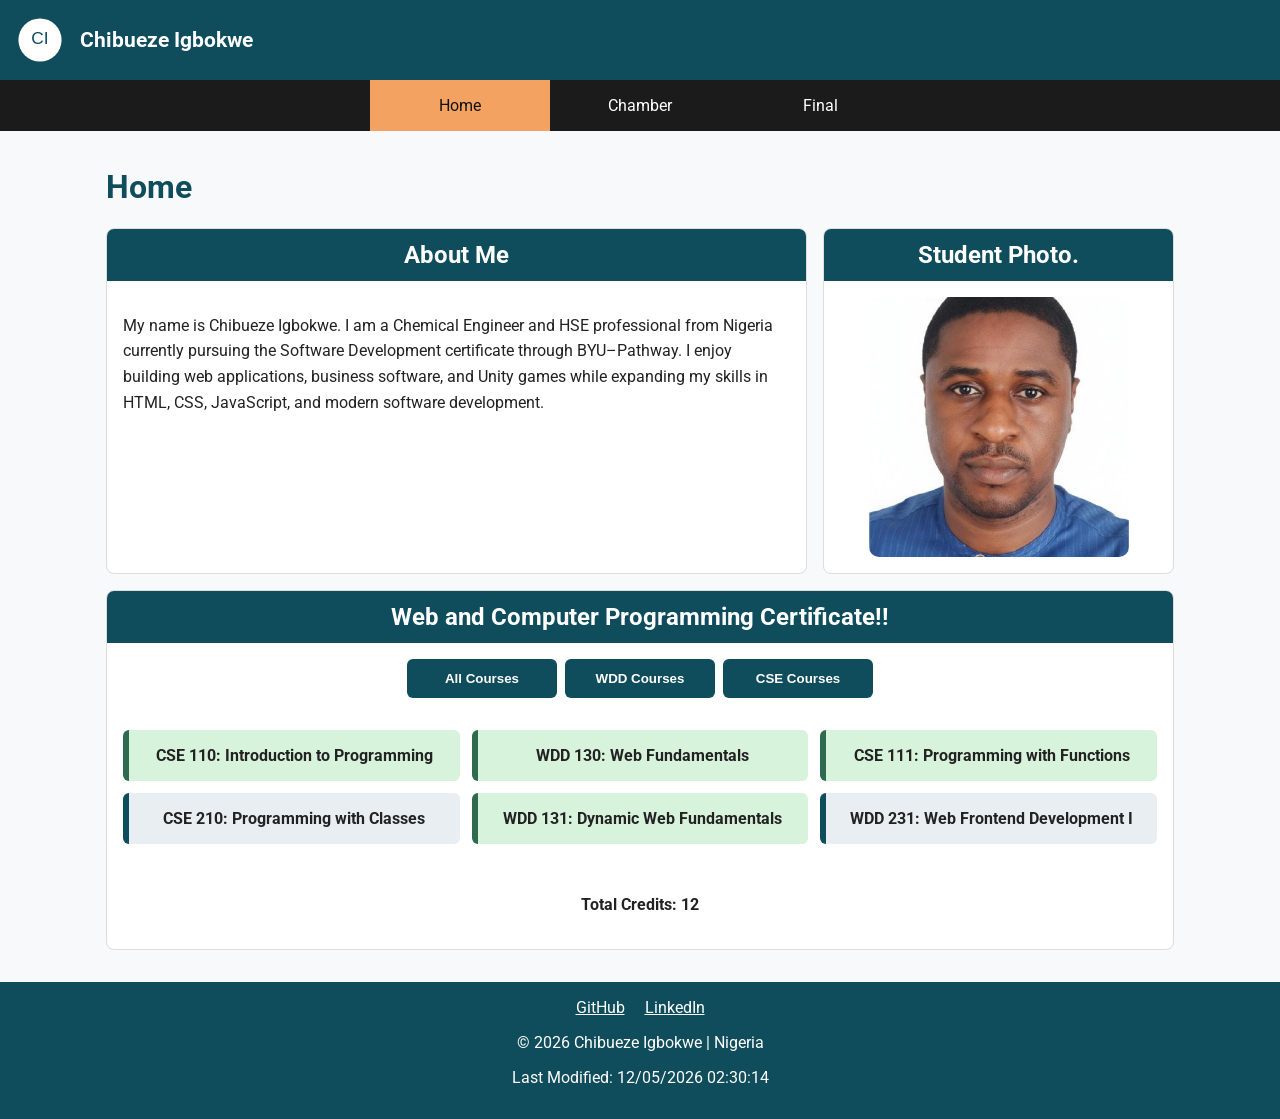
<file: index.html>
<!DOCTYPE html>
<html lang="en">
<head>
  <meta charset="UTF-8">
  <meta name="viewport" content="width=device-width, initial-scale=1.0">
  <title>WDD 231 Course Home Page | Chibueze Igbokwe</title>
  <meta name="description" content="WDD 231 course home page for Chibueze Igbokwe, featuring course work, certificate courses, and responsive web design.">
  <meta name="author" content="Chibueze Igbokwe">

  <link rel="preconnect" href="https://fonts.googleapis.com">
  <link rel="preconnect" href="https://fonts.gstatic.com" crossorigin>
  <link href="https://fonts.googleapis.com/css2?family=Roboto:wght@400;700&display=swap" rel="stylesheet">

  <link rel="stylesheet" href="styles/small.css">
  <link rel="stylesheet" href="styles/larger.css">

  <script src="scripts/navigation.js" defer></script>
  <script src="scripts/date.js" defer></script>
  <script src="scripts/courses.js" defer></script>
</head>

<body>
  <header>
    <div class="site-branding">
      <img src="images/logo.svg" alt="Site logo" width="48" height="48">
      <span>Chibueze Igbokwe</span>
    </div>

    <button id="menu" aria-label="Open navigation menu"></button>
  </header>

  <nav id="nav-menu">
    <a href="index.html" class="active">Home</a>
    <a href="#">Chamber</a>
    <a href="final/index.html">Final</a>
  </nav>

  <main>
    <h1>Home</h1>

    <div class="main-grid">
      <section class="card">
        <h2>About Me</h2>
        <p>
          My name is Chibueze Igbokwe. I am a Chemical Engineer and HSE professional from Nigeria currently pursuing the Software Development certificate through BYU–Pathway. I enjoy building web applications, business software, and Unity games while expanding my skills in HTML, CSS, JavaScript, and modern software development.
        </p>
      </section>

      <section class="card">
        <h2>Student Photo.</h2>

        <img
            src="images/profile.jpg"
            alt="Portrait of Chibueze Igbokwe"
            class="profile-photo"
            width="300"
            height="400"
        >
      </section>
    </div>

    <section class="card certificate">
      <h2>Web and Computer Programming Certificate!!</h2>

      <div class="filter-buttons">
        <button id="all">All Courses</button>
        <button id="wdd">WDD Courses</button>
        <button id="cse">CSE Courses</button>
      </div>

      <div id="course-list"></div>

      <p class="credits">
        Total Credits: <span id="total-credits">0</span>
      </p>
    </section>
  </main>

  <footer>
    <div class="social">
      <a href="https://github.com/chibueze-igbokwe" target="_blank" rel="noopener">GitHub</a>
      <a href="https://www.linkedin.com/in/chibueze-o-igbokwe" target="_blank" rel="noopener">LinkedIn</a>
    </div>

    <p>
      &copy; <span id="currentyear"></span> Chibueze Igbokwe | Nigeria
    </p>

    <p id="lastModified"></p>
  </footer>
</body>
</html>
</file>
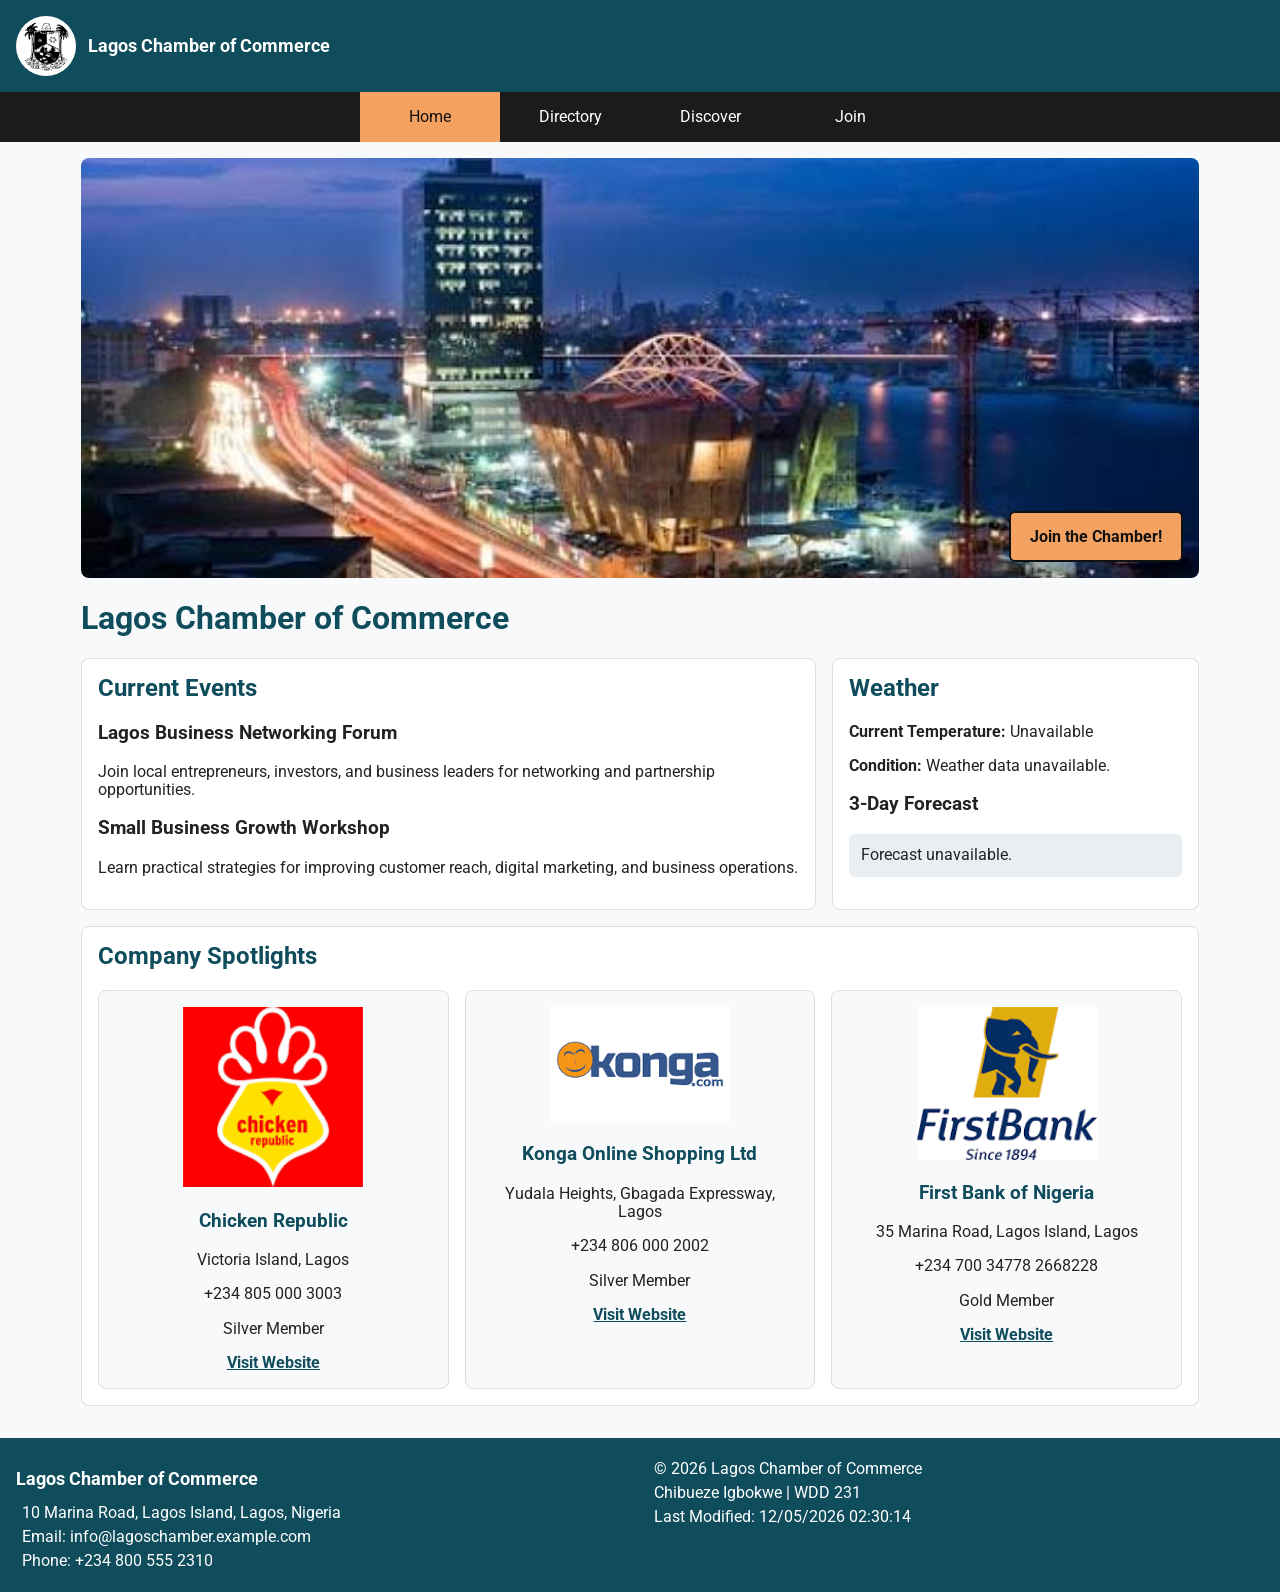
<file: chamber/index.html>
<!DOCTYPE html>
<html lang="en">
<head>
  <meta charset="UTF-8">
  <meta name="viewport" content="width=device-width, initial-scale=1.0">

  <title>Lagos Chamber of Commerce</title>
  <meta name="description" content="Official home page for the Lagos Chamber of Commerce, connecting businesses, entrepreneurs, investors, and residents in Lagos, Nigeria.">
  <meta name="author" content="Chibueze Igbokwe">

  <meta property="og:title" content="Lagos Chamber of Commerce">
  <meta property="og:description" content="Connecting businesses and driving economic growth across Lagos.">
  <meta property="og:image" content="https://chibueze-igbokwe.github.io/wdd231/chamber/images/hero.jpg">
  <meta property="og:url" content="https://chibueze-igbokwe.github.io/wdd231/chamber/">

  <link rel="icon" href="images/favicon.ico">

  <link rel="preconnect" href="https://fonts.googleapis.com">
  <link rel="preconnect" href="https://fonts.gstatic.com" crossorigin>
  <link href="https://fonts.googleapis.com/css2?family=Roboto:wght@400;700&display=swap" rel="stylesheet">

  <link rel="stylesheet" href="styles/normalize.css">
  <link rel="stylesheet" href="styles/small.css">
  <link rel="stylesheet" href="styles/larger.css">

  <script src="scripts/navigation.js" defer></script>
  <script src="scripts/dates.js" defer></script>
  <script src="scripts/weather.js" defer></script>
  <script src="scripts/spotlight.js" defer></script>
</head>

<body>
  <header>
    <div class="brand">
      <img src="images/logo.svg" alt="Lagos Chamber of Commerce logo" width="60" height="60">
      <span>Lagos Chamber of Commerce</span>
    </div>

    <button id="menu" aria-label="Open navigation menu"></button>
  </header>

  <nav id="nav-menu">
    <a href="index.html" class="active">Home</a>
    <a href="directory.html">Directory</a>
    <a href="discover.html">Discover</a>
    <a href="join.html">Join</a>
  </nav>

  <main>
    <section class="hero">
      <img src="images/hero.jpg" alt="Lagos business district skyline" width="1200" height="500">
      <a href="join.html" class="cta">Join the Chamber!</a>
    </section>

    <h1>Lagos Chamber of Commerce</h1>

    <div class="home-grid">
      <section class="home-card events">
        <h2>Current Events</h2>
        <article>
          <h3>Lagos Business Networking Forum</h3>
          <p>Join local entrepreneurs, investors, and business leaders for networking and partnership opportunities.</p>
        </article>

        <article>
          <h3>Small Business Growth Workshop</h3>
          <p>Learn practical strategies for improving customer reach, digital marketing, and business operations.</p>
        </article>
      </section>

      <section class="home-card weather">
        <h2>Weather</h2>
        <p><strong>Current Temperature:</strong> <span id="current-temp">Loading...</span></p>
        <p><strong>Condition:</strong> <span id="weather-desc">Loading...</span></p>

        <h3>3-Day Forecast</h3>
        <div id="forecast"></div>
      </section>
    </div>

    <section class="home-card">
      <h2>Company Spotlights</h2>
      <div id="spotlights" class="spotlight-grid"></div>
    </section>
  </main>

  <footer>
    <section>
      <h2>Lagos Chamber of Commerce</h2>
      <p>10 Marina Road, Lagos Island, Lagos, Nigeria</p>
      <p>Email: info@lagoschamber.example.com</p>
      <p>Phone: +234 800 555 2310</p>
    </section>

    <section>
      <p>&copy; <span id="currentyear"></span> Lagos Chamber of Commerce</p>
      <p>Chibueze Igbokwe | WDD 231</p>
      <p id="lastModified"></p>
    </section>
  </footer>
</body>
</html>
</file>
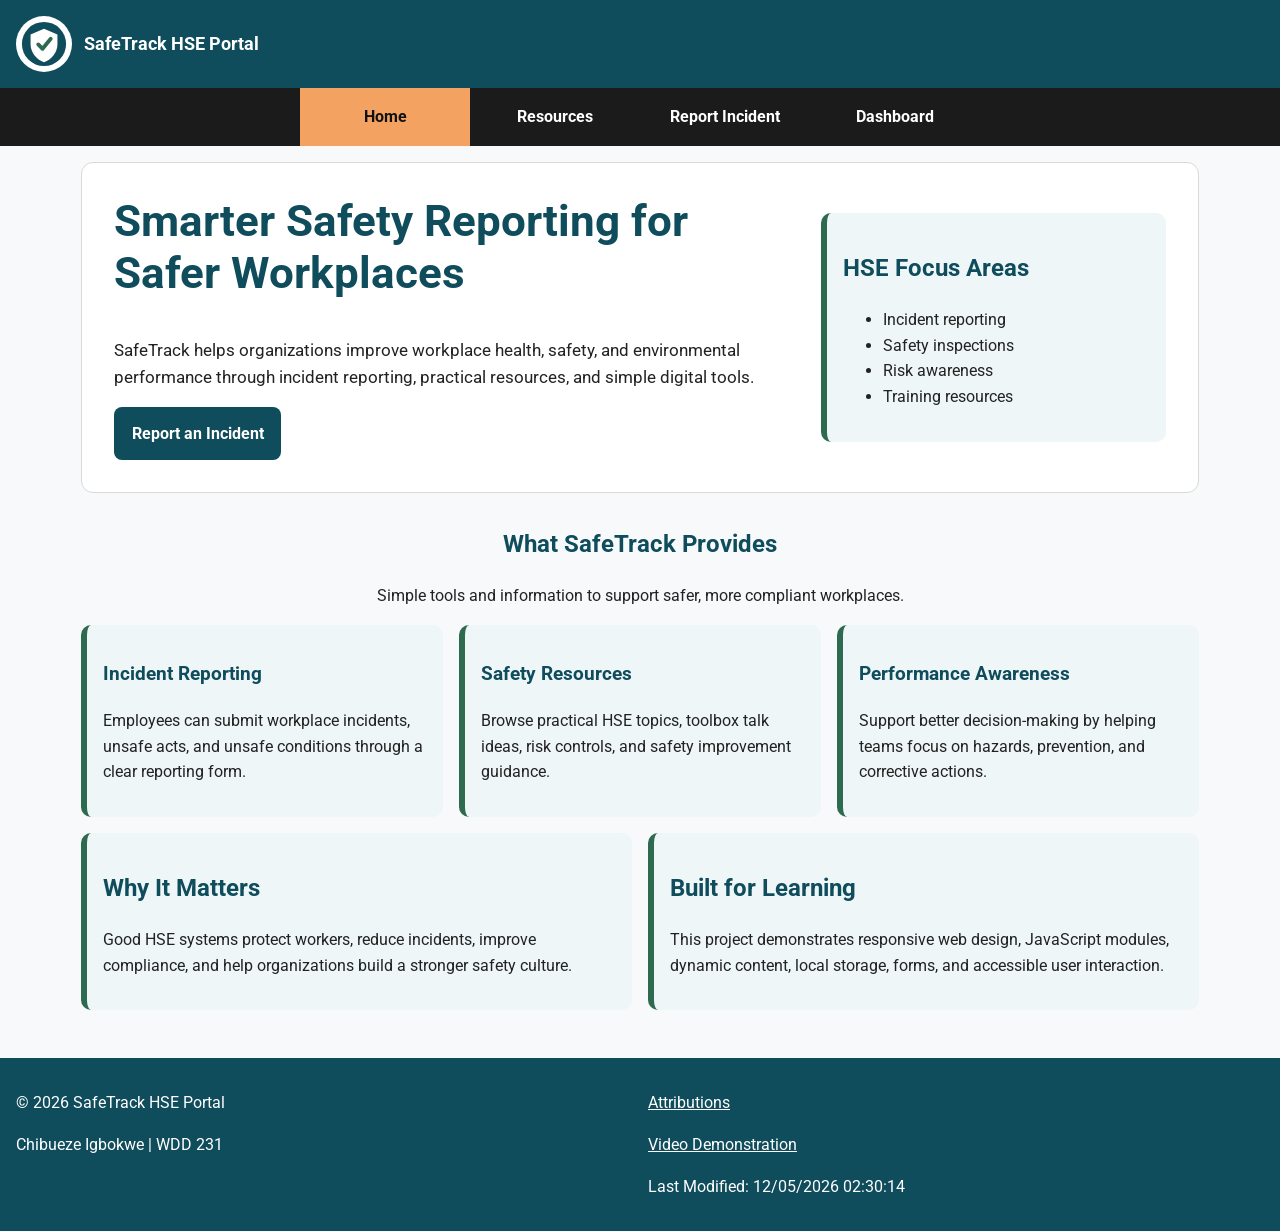
<file: final/index.html>
<!DOCTYPE html>
<html lang="en">
<head>
  <meta charset="UTF-8">
  <meta name="viewport" content="width=device-width, initial-scale=1.0">

  <title>SafeTrack HSE Portal | Workplace Safety Management</title>
  <meta name="description" content="SafeTrack HSE Portal helps organizations report incidents, access safety resources, and improve workplace health, safety, and environmental performance.">
  <meta name="author" content="Chibueze Igbokwe">

  <meta property="og:title" content="SafeTrack HSE Portal">
  <meta property="og:description" content="A workplace safety portal for incident reporting, safety resources, and HSE performance improvement.">
  <meta property="og:image" content="https://chibueze-igbokwe.github.io/wdd231/final/images/logo.svg">
  <meta property="og:url" content="https://chibueze-igbokwe.github.io/wdd231/final/">

  <link rel="icon" href="images/logo.svg">

  <link rel="preconnect" href="https://fonts.googleapis.com">
  <link rel="preconnect" href="https://fonts.gstatic.com" crossorigin>
  <link href="https://fonts.googleapis.com/css2?family=Roboto:wght@400;500;700&display=swap" rel="stylesheet">

  <link rel="stylesheet" href="styles/normalize.css">
  <link rel="stylesheet" href="styles/small.css">
  <link rel="stylesheet" href="styles/larger.css">

  <script src="scripts/navigation.js" defer></script>
  <script src="scripts/dates.js" defer></script>
</head>

<body>
  <header>
    <div class="brand">
      <img src="images/logo.svg" alt="SafeTrack HSE Portal logo" width="56" height="56">
      <span>SafeTrack HSE Portal</span>
    </div>

    <button id="menu" aria-label="Open navigation menu"></button>
  </header>

  <nav id="nav-menu">
    <a href="index.html" class="active">Home</a>
    <a href="resources.html">Resources</a>
    <a href="report.html">Report Incident</a>
    <a href="dashboard.html">Dashboard</a>
  </nav>

  <main>
    <section class="hero">
      <div class="hero-content">
        <h1>Smarter Safety Reporting for Safer Workplaces</h1>
        <p>
          SafeTrack helps organizations improve workplace health, safety, and environmental performance through incident reporting, practical resources, and simple digital tools.
        </p>
        <a href="report.html" class="cta">Report an Incident</a>
      </div>

      <div class="hero-card">
        <h2>HSE Focus Areas</h2>
        <ul>
          <li>Incident reporting</li>
          <li>Safety inspections</li>
          <li>Risk awareness</li>
          <li>Training resources</li>
        </ul>
      </div>
    </section>

    <section class="section-heading">
      <h2>What SafeTrack Provides</h2>
      <p>Simple tools and information to support safer, more compliant workplaces.</p>
    </section>

    <section class="features">
      <article class="feature-card">
        <h3>Incident Reporting</h3>
        <p>Employees can submit workplace incidents, unsafe acts, and unsafe conditions through a clear reporting form.</p>
      </article>

      <article class="feature-card">
        <h3>Safety Resources</h3>
        <p>Browse practical HSE topics, toolbox talk ideas, risk controls, and safety improvement guidance.</p>
      </article>

      <article class="feature-card">
        <h3>Performance Awareness</h3>
        <p>Support better decision-making by helping teams focus on hazards, prevention, and corrective actions.</p>
      </article>
    </section>

    <section class="info-grid">
      <article>
        <h2>Why It Matters</h2>
        <p>
          Good HSE systems protect workers, reduce incidents, improve compliance, and help organizations build a stronger safety culture.
        </p>
      </article>

      <article>
        <h2>Built for Learning</h2>
        <p>
          This project demonstrates responsive web design, JavaScript modules, dynamic content, local storage, forms, and accessible user interaction.
        </p>
      </article>
    </section>
  </main>

  <footer>
    <div>
      <p>&copy; <span id="currentyear"></span> SafeTrack HSE Portal</p>
      <p>Chibueze Igbokwe | WDD 231</p>
    </div>

    <div>
      <p><a href="attributions.html">Attributions</a></p>
      <p><a href="https://youtu.be/eRLP9nQOqtQ">Video Demonstration</a></p>
      <p id="lastModified"></p>
    </div>
  </footer>
</body>
</html>
</file>
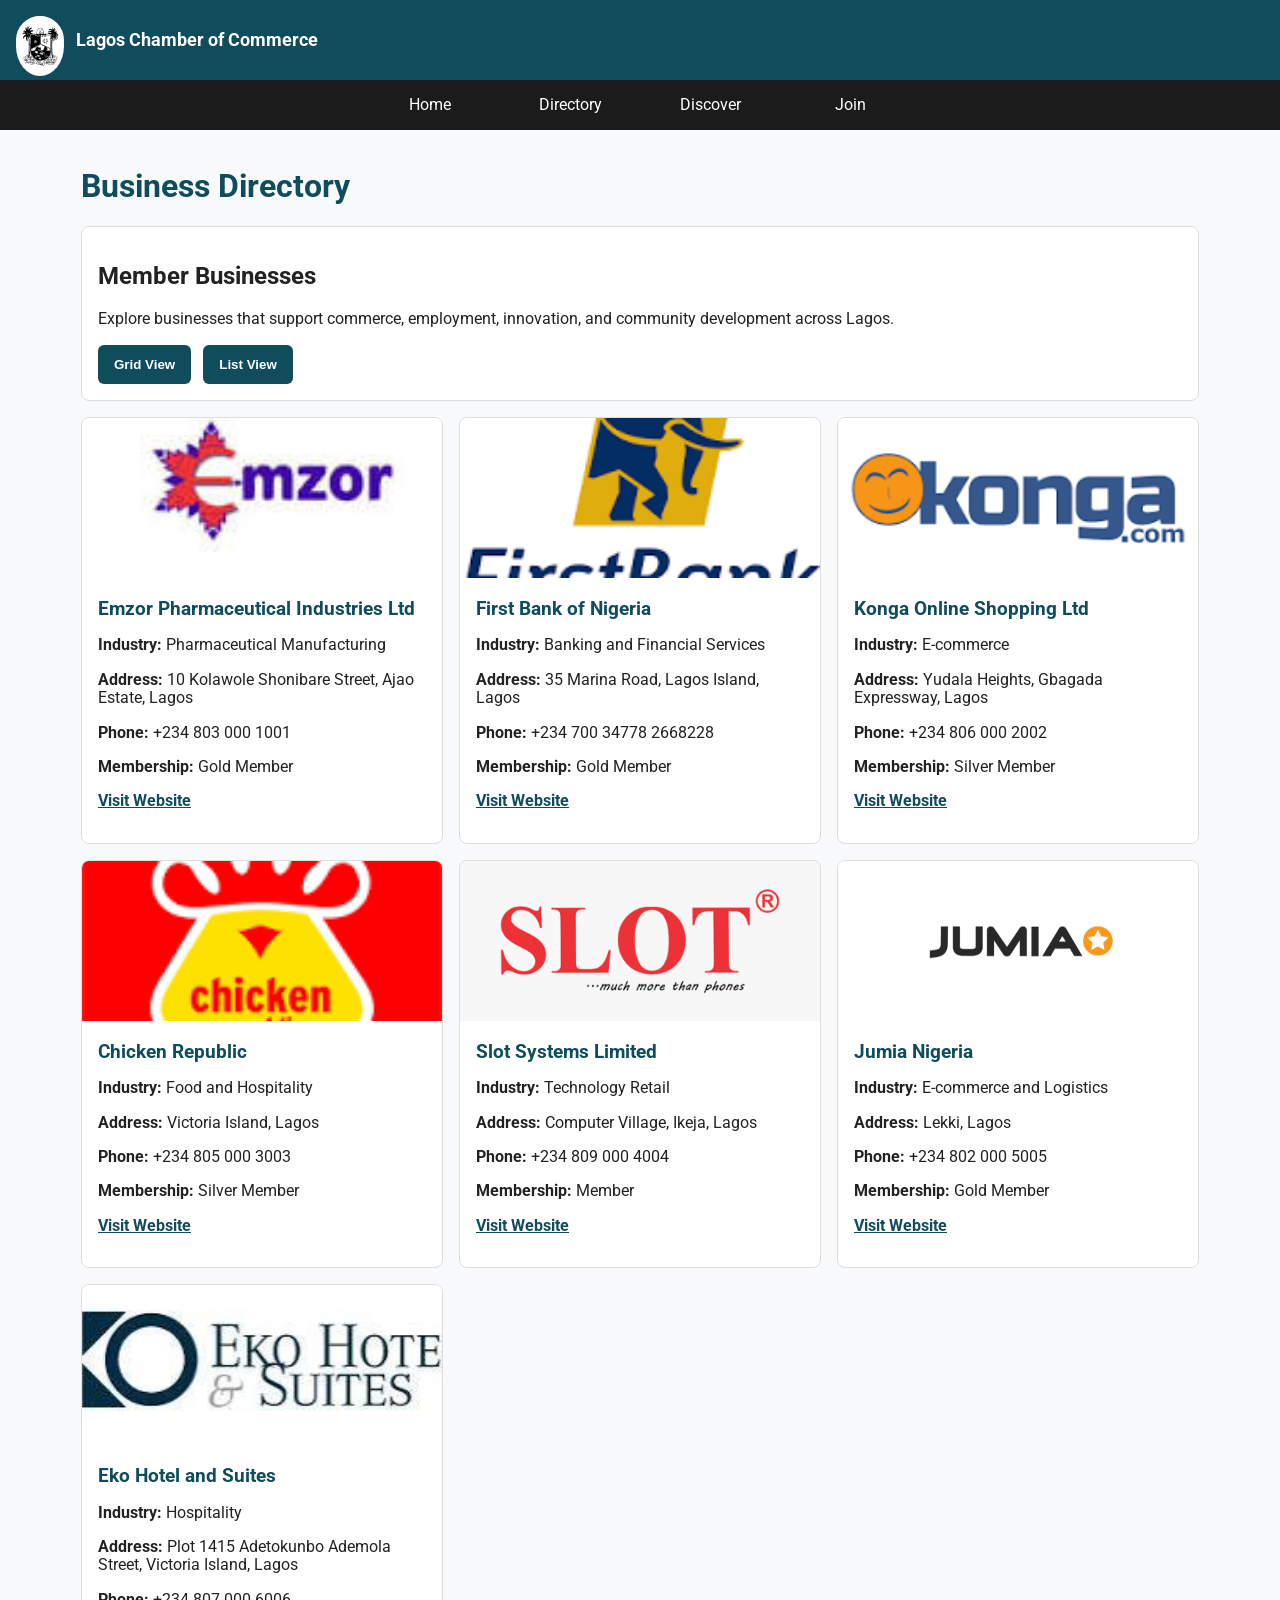
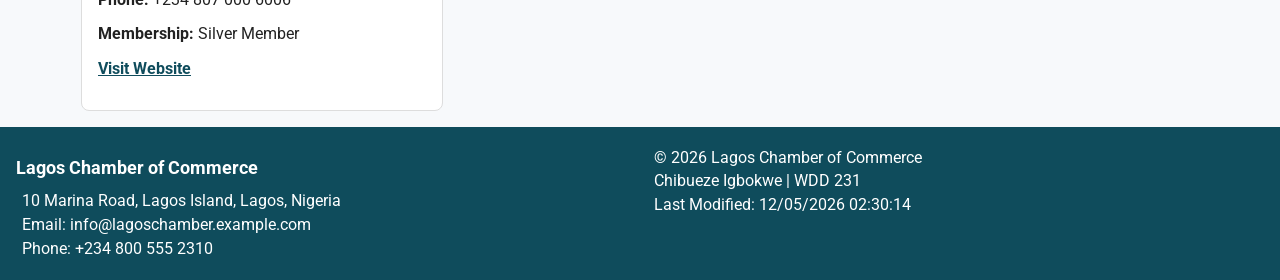
<file: chamber/directory.html>
<!DOCTYPE html>
<html lang="en">
<head>
  <meta charset="UTF-8">
  <meta name="viewport" content="width=device-width, initial-scale=1.0">

  <title>Lagos Chamber of Commerce Directory</title>
  <meta name="description" content="Business directory page for the Lagos Chamber of Commerce featuring local businesses and membership information.">
  <meta name="author" content="Chibueze Igbokwe">

  <meta property="og:title" content="Lagos Chamber of Commerce Directory">
  <meta property="og:description" content="Explore trusted businesses and chamber members in Lagos, Nigeria.">
  <meta property="og:image" content="https://chibueze-igbokwe.github.io/wdd231/chamber/images/lagos-og.png">
  <meta property="og:url" content="https://chibueze-igbokwe.github.io/wdd231/chamber/directory.html">

  <link rel="icon" type="image/x-icon" href="images/favicon.ico">

  <link rel="preconnect" href="https://fonts.googleapis.com">
  <link rel="preconnect" href="https://fonts.gstatic.com" crossorigin>
  <link href="https://fonts.googleapis.com/css2?family=Roboto:wght@400;700&display=swap" rel="stylesheet">

  <link rel="stylesheet" href="styles/normalize.css">
  <link rel="stylesheet" href="styles/small.css">
  <link rel="stylesheet" href="styles/larger.css">

  <script src="scripts/navigation.js" defer></script>
  <script src="scripts/dates.js" defer></script>
  <script src="scripts/directory.js" defer></script>
</head>

<body>
  <header>
    <div class="brand">
      <a href="directory.html" class="logo">
        <img
            src="images/logo.svg"
            alt="Lagos Chamber of Commerce Logo"
            width="60"
            height="60">
      </a>
      <span>Lagos Chamber of Commerce </span>
    </div>

    <button id="menu" aria-label="Open navigation menu"></button>
  </header>

  <nav id="nav-menu">
    <a href="index.html">Home</a>
    <a href="directory.html" >Directory</a>
    <a href="discover.html">Discover</a>
    <a href="join.html">Join</a>
  </nav>

  <main>
    <h1>Business Directory</h1>

    <section class="intro">
      <h2>Member Businesses</h2>
      <p>Explore businesses that support commerce, employment, innovation, and community development across Lagos.</p>

      <div class="view-buttons">
        <button id="grid-view">Grid View</button>
        <button id="list-view">List View</button>
      </div>
    </section>

    <section id="members" class="grid" aria-label="Business member directory"></section>
  </main>

  <footer>
    <section>
      <h2>Lagos Chamber of Commerce</h2>
      <p>10 Marina Road, Lagos Island, Lagos, Nigeria</p>
      <p>Email: info@lagoschamber.example.com</p>
      <p>Phone: +234 800 555 2310</p>
    </section>

    <section>
      <p>&copy; <span id="currentyear"></span> Lagos Chamber of Commerce</p>
      <p>Chibueze Igbokwe | WDD 231</p>
      <p id="lastModified"></p>
    </section>
  </footer>
</body>
</html>
</file>
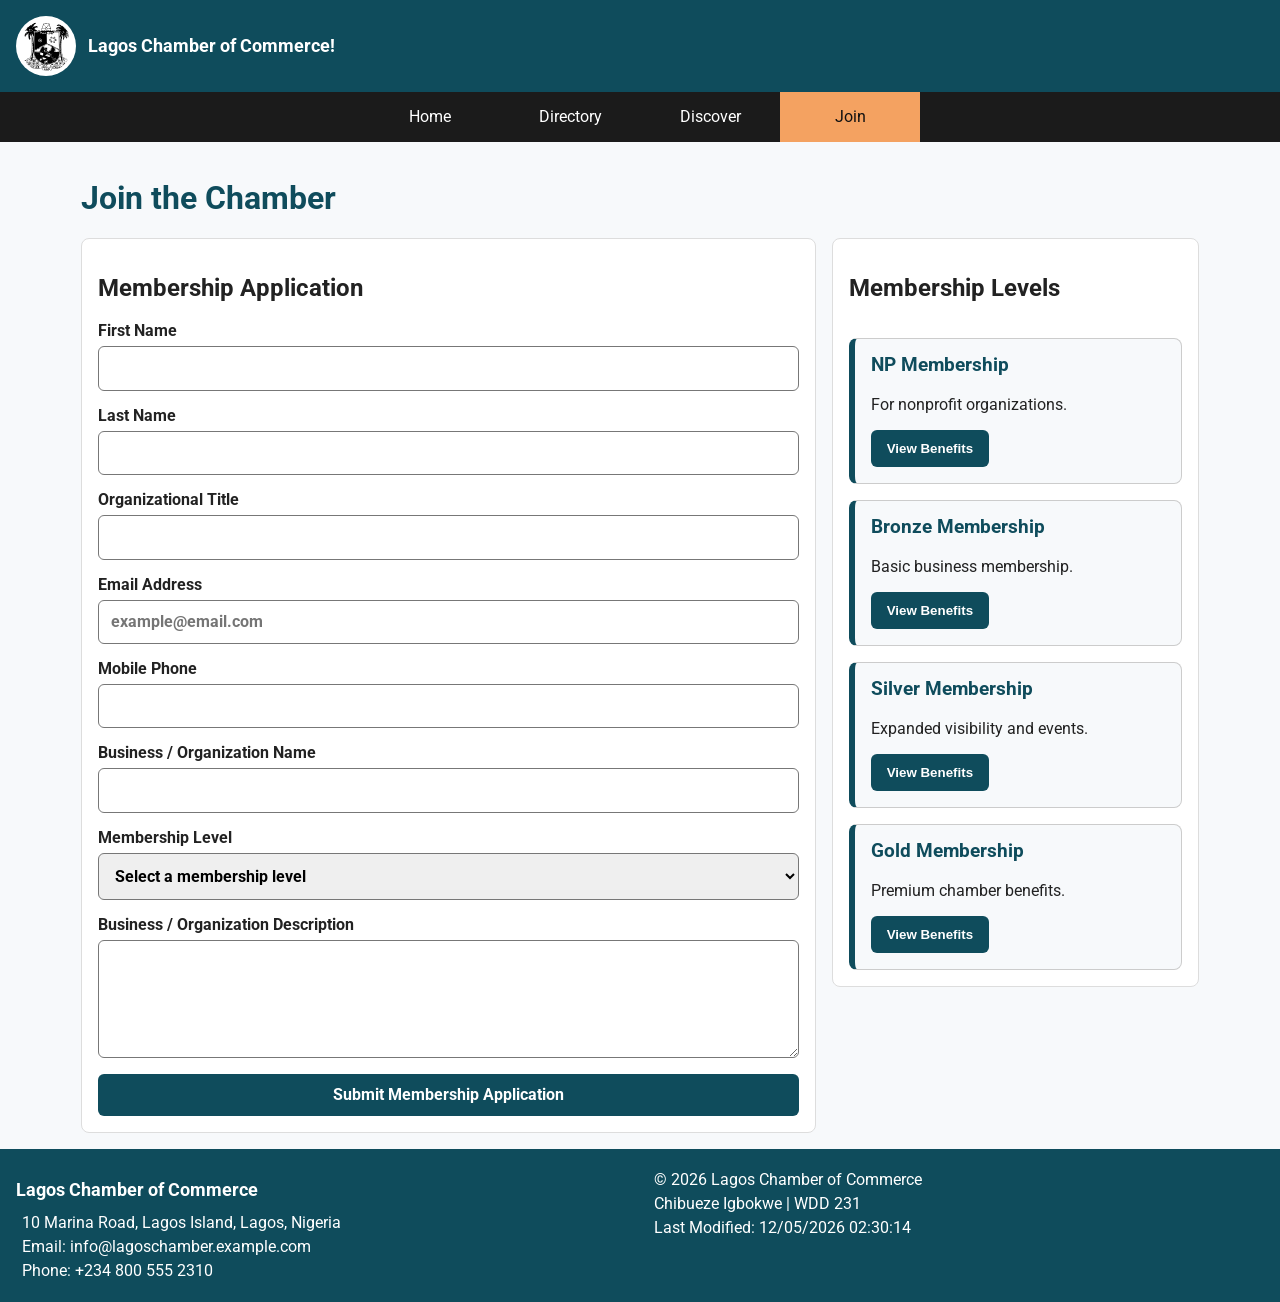
<file: chamber/join.html>
<!DOCTYPE html>
<html lang="en">
<head>
  <meta charset="UTF-8">
  <meta name="viewport" content="width=device-width, initial-scale=1.0">

  <title>Join Lagos Chamber of Commerce!</title>
  <meta name="description" content="Apply to join the Lagos Chamber of Commerce and select a membership level.">
  <meta name="author" content="Chibueze Igbokwe">

  <meta property="og:title" content="Join Lagos Chamber of Commerce">
  <meta property="og:description" content="Join the Lagos Chamber of Commerce to connect with local businesses, expand your network, and access valuable business opportunities.">
  <meta property="og:image" content="https://chibueze-igbokwe.github.io/wdd231/chamber/images/hero.jpg">
  <meta property="og:url" content="https://chibueze-igbokwe.github.io/wdd231/chamber/join.html">

  <link rel="icon" href="images/favicon.ico">

  <link rel="preconnect" href="https://fonts.googleapis.com">
  <link rel="preconnect" href="https://fonts.gstatic.com" crossorigin>
  <link href="https://fonts.googleapis.com/css2?family=Roboto:wght@400;700&display=swap" rel="stylesheet">

  <link rel="stylesheet" href="styles/normalize.css">
  <link rel="stylesheet" href="styles/small.css">
  <link rel="stylesheet" href="styles/larger.css">

  <script src="scripts/navigation.js" defer></script>
  <script src="scripts/dates.js" defer></script>
  <script src="scripts/join.js" defer></script>
</head>

<body>
  <header>
    <div class="brand">
      <img src="images/logo.svg" alt="Lagos Chamber of Commerce logo" width="60" height="60">
      <span>Lagos Chamber of Commerce!</span>
    </div>
    <button id="menu" aria-label="Open navigation menu"></button>
  </header>

  <nav id="nav-menu">
    <a href="index.html">Home</a>
    <a href="directory.html">Directory</a>
    <a href="discover.html">Discover</a>
    <a href="join.html" class="active">Join</a>
  </nav>

  <main>
    <h1>Join the Chamber</h1>

    <div class="join-layout">
      <section class="form-section">
        <h2>Membership Application</h2>

        <form method="get" action="thankyou.html">
          <label>
            First Name
            <input type="text" name="first" title="Enter your first name" autocomplete="given-name" required>
          </label>

          <label>
            Last Name
            <input type="text" name="last" title="Enter your last name" autocomplete="family-name" required>
          </label>

          <label>
            Organizational Title
            <input type="text" name="title" title="Enter your organizational title. Only letters, spaces, and hyphens are allowed. Minimum 7 characters." autocomplete="organization-title" pattern="[A-Za-z\s-]{7,}">
          </label>

          <label>
            Email Address
            <input type="email" name="email" title="Enter your email address" autocomplete="email" placeholder="example@email.com" required>
          </label>

          <label>
            Mobile Phone
            <input type="tel" name="phone" title="Enter your mobile phone number" autocomplete="tel" required>
          </label>

          <label>
            Business / Organization Name
            <input type="text" name="organization" title="Enter your business or organization name" autocomplete="organization" required>
          </label>

          <label>
            Membership Level
            <select name="membership" title="Select your membership level" required>
              <option value="">Select a membership level</option>
              <option value="np">NP Membership</option>
              <option value="bronze">Bronze Membership</option>
              <option value="silver">Silver Membership</option>
              <option value="gold">Gold Membership</option>
            </select>
          </label>

          <label>
            Business / Organization Description
            <textarea name="description" title="Describe your business or organization" rows="5"></textarea>
          </label>

          <input type="hidden" name="timestamp" id="timestamp">

          <input type="submit" value="Submit Membership Application">
        </form>
      </section>

      <section class="membership-section">
        <h2>Membership Levels</h2>

        <div class="membership-card">
          <h3>NP Membership</h3>
          <p>For nonprofit organizations.</p>
          <button type="button" data-modal="np-modal">View Benefits</button>
        </div>

        <div class="membership-card">
          <h3>Bronze Membership</h3>
          <p>Basic business membership.</p>
          <button type="button" data-modal="bronze-modal">View Benefits</button>
        </div>

        <div class="membership-card">
          <h3>Silver Membership</h3>
          <p>Expanded visibility and events.</p>
          <button type="button" data-modal="silver-modal">View Benefits</button>
        </div>

        <div class="membership-card">
          <h3>Gold Membership</h3>
          <p>Premium chamber benefits.</p>
          <button type="button" data-modal="gold-modal">View Benefits</button>
        </div>
      </section>
    </div>

    <dialog id="np-modal">
      <h2>NP Membership Benefits</h2>
      <p>No membership fee, nonprofit networking, community event listings, and chamber resource access.</p>
      <button type="button" class="close-modal">Close</button>
    </dialog>

    <dialog id="bronze-modal">
      <h2>Bronze Membership Benefits</h2>
      <p>Business directory listing, member newsletter, basic networking events, and chamber updates.</p>
      <button type="button" class="close-modal">Close</button>
    </dialog>

    <dialog id="silver-modal">
      <h2>Silver Membership Benefits</h2>
      <p>Directory listing, event discounts, training access, advertising opportunities, and selected spotlight eligibility.</p>
      <button type="button" class="close-modal">Close</button>
    </dialog>

    <dialog id="gold-modal">
      <h2>Gold Membership Benefits</h2>
      <p>Premium directory placement, homepage spotlight eligibility, event sponsorship, priority training, and executive networking access.</p>
      <button type="button" class="close-modal">Close</button>
    </dialog>
  </main>

  <footer>
    <section>
      <h2>Lagos Chamber of Commerce</h2>
      <p>10 Marina Road, Lagos Island, Lagos, Nigeria</p>
      <p>Email: info@lagoschamber.example.com</p>
      <p>Phone: +234 800 555 2310</p>
    </section>

    <section>
      <p>&copy; <span id="currentyear"></span> Lagos Chamber of Commerce</p>
      <p>Chibueze Igbokwe | WDD 231</p>
      <p id="lastModified"></p>
    </section>
  </footer>
</body>
</html>
</file>
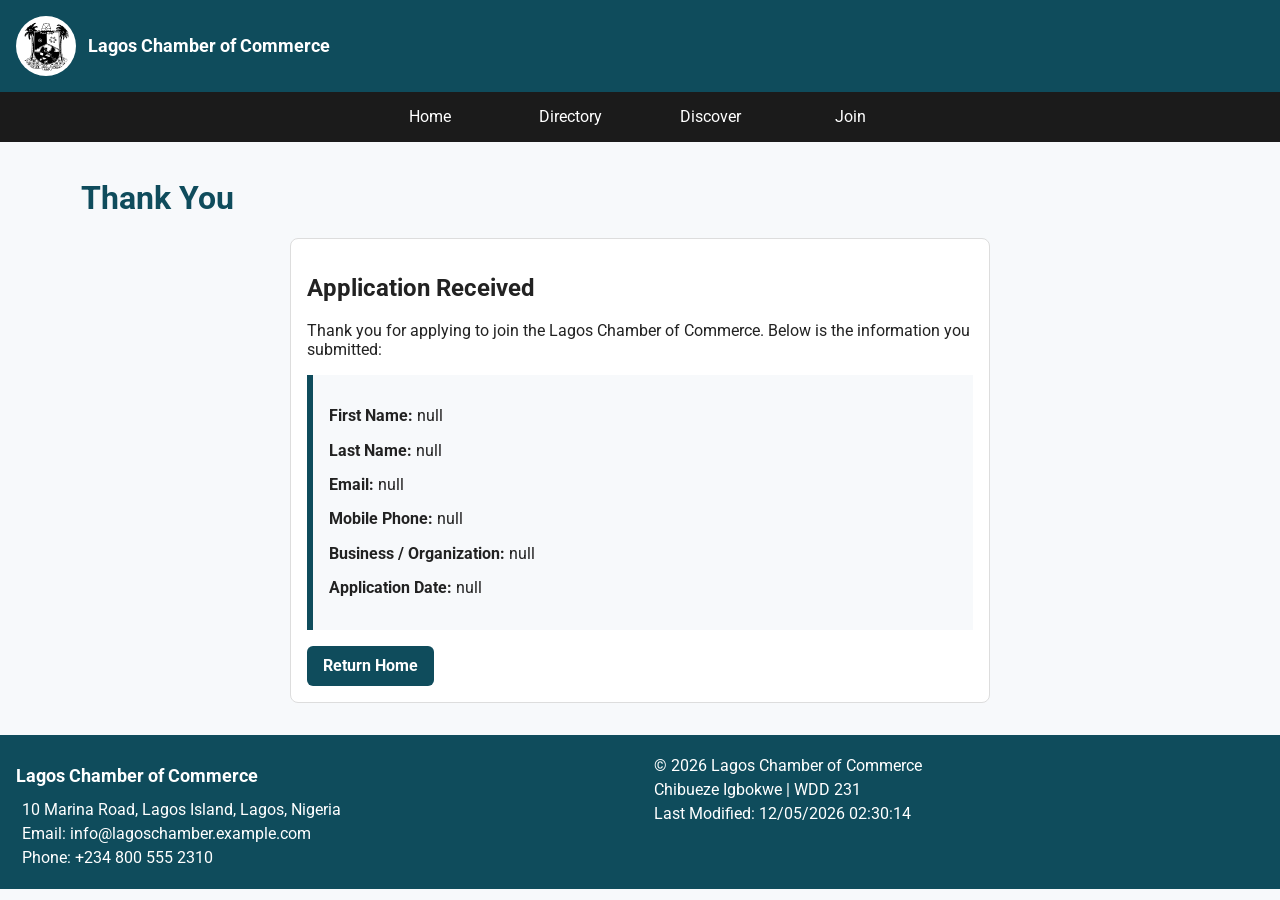
<file: chamber/thankyou.html>
<!DOCTYPE html>
<html lang="en">
<head>
  <meta charset="UTF-8">
  <meta name="viewport" content="width=device-width, initial-scale=1.0">

  <title>Thank You | Lagos Chamber of Commerce</title>
  <meta name="description" content="Thank you page for Lagos Chamber of Commerce membership application.">
  <meta name="author" content="Chibueze Igbokwe">

  <link rel="icon" href="images/favicon.ico">

  <link rel="preconnect" href="https://fonts.googleapis.com">
  <link rel="preconnect" href="https://fonts.gstatic.com" crossorigin>
  <link href="https://fonts.googleapis.com/css2?family=Roboto:wght@400;700&display=swap" rel="stylesheet">

  <link rel="stylesheet" href="styles/normalize.css">
  <link rel="stylesheet" href="styles/small.css">
  <link rel="stylesheet" href="styles/larger.css">

  <script src="scripts/navigation.js" defer></script>
  <script src="scripts/dates.js" defer></script>
  <script src="scripts/thankyou.js" defer></script>
</head>

<body>
  <header>
    <div class="brand">
      <img src="images/logo.svg" alt="Lagos Chamber of Commerce logo" width="60" height="60">
      <span>Lagos Chamber of Commerce</span>
    </div>
    <button id="menu" aria-label="Open navigation menu"></button>
  </header>

  <nav id="nav-menu">
    <a href="index.html">Home</a>
    <a href="directory.html">Directory</a>
    <a href="#">Discover</a>
    <a href="join.html">Join</a>
  </nav>

  <main>
    <h1>Thank You</h1>

    <section class="thankyou-card">
      <h2>Application Received</h2>
      <p>Thank you for applying to join the Lagos Chamber of Commerce. Below is the information you submitted:</p>

      <div id="submitted-info"></div>

      <a href="index.html" class="return-link">Return Home</a>
    </section>
  </main>

  <footer>
    <section>
      <h2>Lagos Chamber of Commerce</h2>
      <p>10 Marina Road, Lagos Island, Lagos, Nigeria</p>
      <p>Email: info@lagoschamber.example.com</p>
      <p>Phone: +234 800 555 2310</p>
    </section>

    <section>
      <p>&copy; <span id="currentyear"></span> Lagos Chamber of Commerce</p>
      <p>Chibueze Igbokwe | WDD 231</p>
      <p id="lastModified"></p>
    </section>
  </footer>
</body>
</html>
</file>
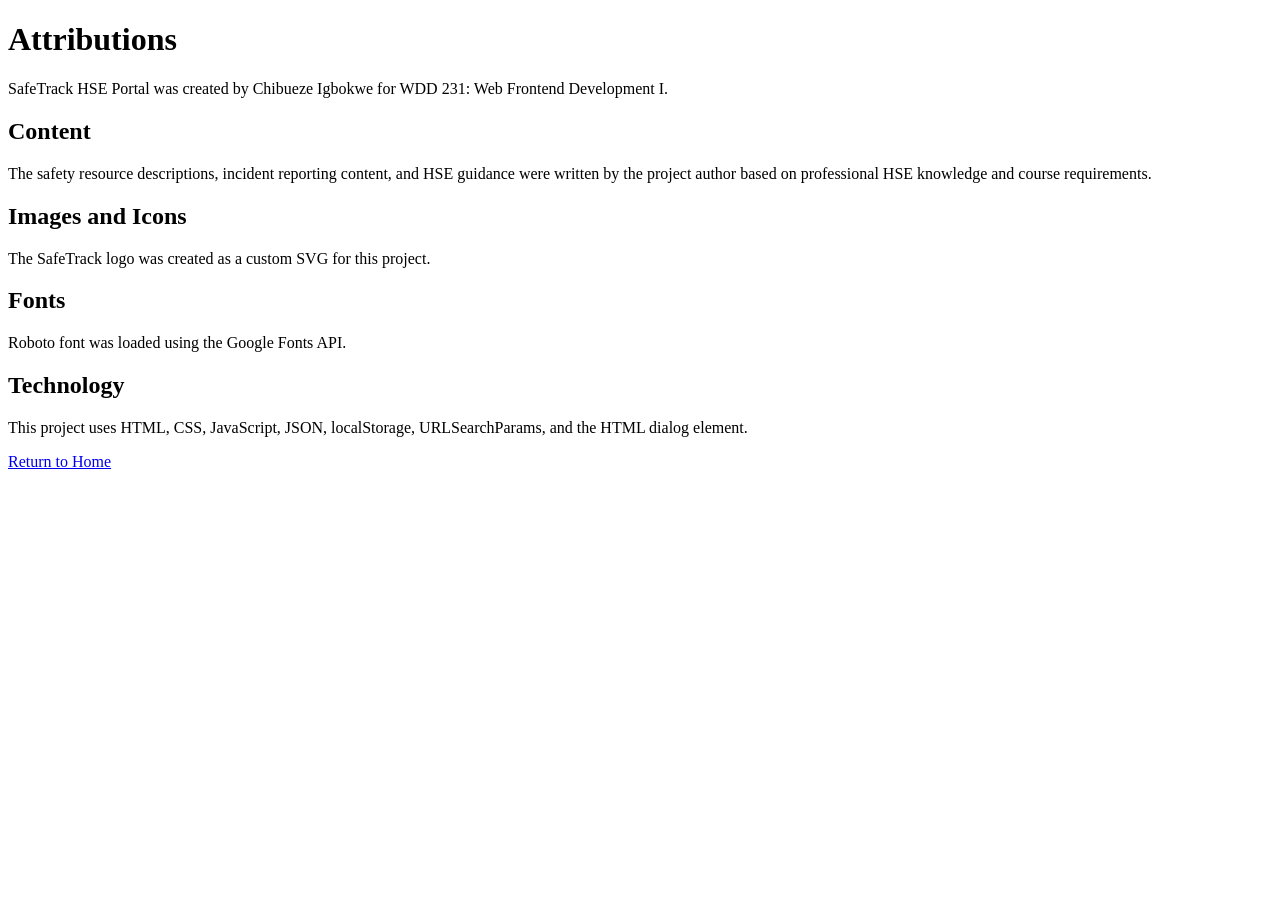
<file: final/attributions.html>
<!DOCTYPE html>
<html lang="en">
<head>
  <meta charset="UTF-8">
  <title>Attributions | SafeTrack HSE Portal</title>
  <meta name="description" content="Attributions and sources for the SafeTrack HSE Portal final project.">
  <meta name="author" content="Chibueze Igbokwe">
</head>

<body>
  <main>
    <h1>Attributions</h1>

    <p>
      SafeTrack HSE Portal was created by Chibueze Igbokwe for WDD 231: Web Frontend Development I.
    </p>

    <h2>Content</h2>
    <p>
      The safety resource descriptions, incident reporting content, and HSE guidance were written by the project author based on professional HSE knowledge and course requirements.
    </p>

    <h2>Images and Icons</h2>
    <p>
      The SafeTrack logo was created as a custom SVG for this project.
    </p>

    <h2>Fonts</h2>
    <p>
      Roboto font was loaded using the Google Fonts API.
    </p>

    <h2>Technology</h2>
    <p>
      This project uses HTML, CSS, JavaScript, JSON, localStorage, URLSearchParams, and the HTML dialog element.
    </p>

    <p>
      <a href="index.html">Return to Home</a>
    </p>
  </main>
</body>
</html>
</file>
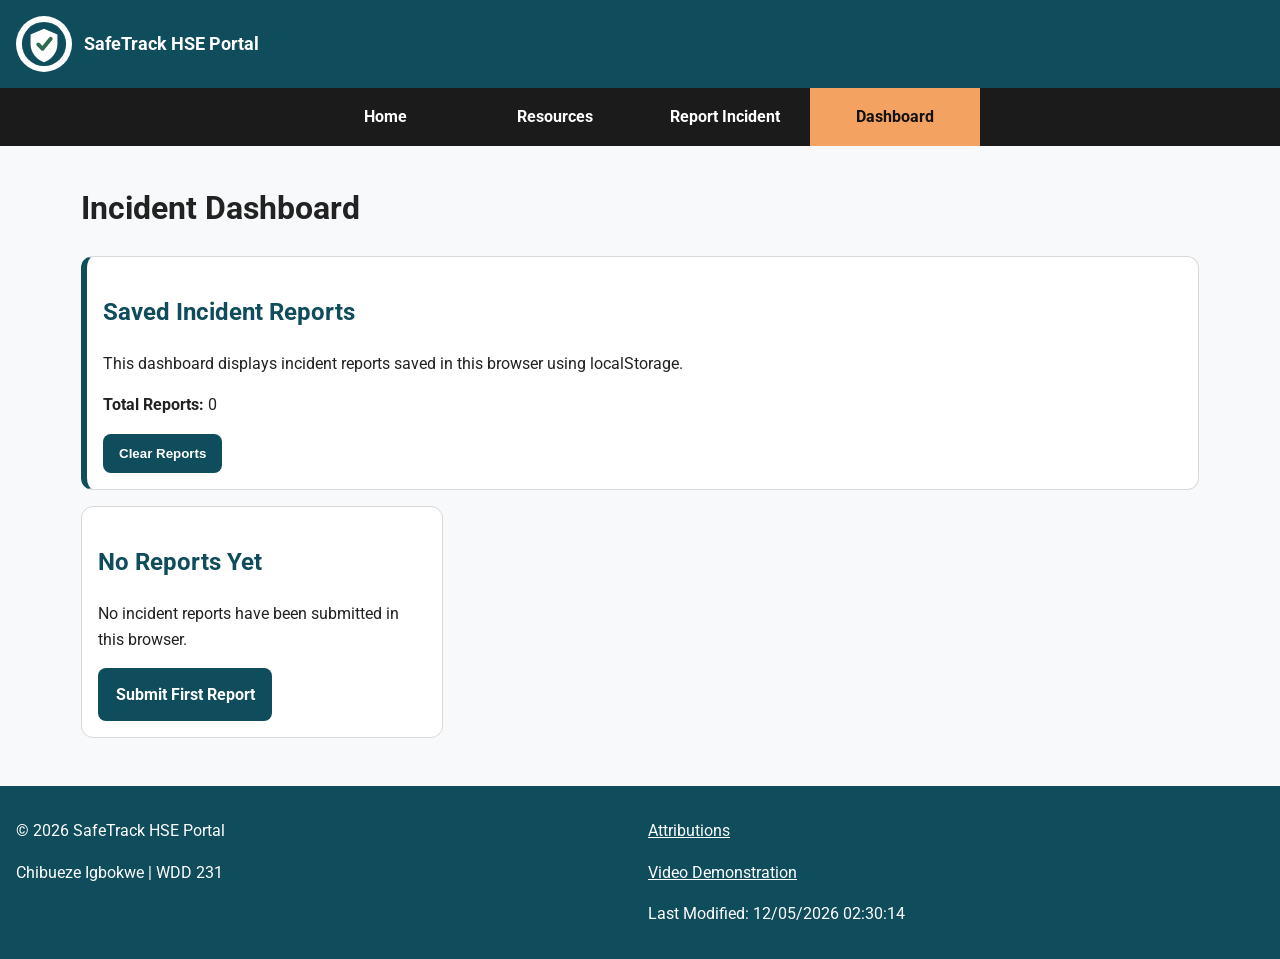
<file: final/dashboard.html>
<!DOCTYPE html>
<html lang="en">
<head>
  <meta charset="UTF-8">
  <meta name="viewport" content="width=device-width, initial-scale=1.0">

  <title>Incident Dashboard | SafeTrack HSE Portal</title>
  <meta name="description" content="View submitted workplace incident reports stored in the SafeTrack HSE Portal dashboard.">
  <meta name="author" content="Chibueze Igbokwe">

  <meta property="og:title" content="SafeTrack Incident Dashboard">
  <meta property="og:description" content="Review locally saved incident reports and view report details in the SafeTrack HSE Portal.">
  <meta property="og:image" content="https://chibueze-igbokwe.github.io/wdd231/final/images/logo.svg">
  <meta property="og:url" content="https://chibueze-igbokwe.github.io/wdd231/final/dashboard.html">

  <link rel="icon" href="images/logo.svg">

  <link rel="preconnect" href="https://fonts.googleapis.com">
  <link rel="preconnect" href="https://fonts.gstatic.com" crossorigin>
  <link href="https://fonts.googleapis.com/css2?family=Roboto:wght@400;500;700&display=swap" rel="stylesheet">

  <link rel="stylesheet" href="styles/normalize.css">
  <link rel="stylesheet" href="styles/small.css">
  <link rel="stylesheet" href="styles/larger.css">

  <script src="scripts/navigation.js" defer></script>
  <script src="scripts/dates.js" defer></script>
  <script src="scripts/dashboard.js" defer></script>
</head>

<body>
  <header>
    <div class="brand">
      <img src="images/logo.svg" alt="SafeTrack HSE Portal logo" width="56" height="56">
      <span>SafeTrack HSE Portal</span>
    </div>

    <button id="menu" aria-label="Open navigation menu"></button>
  </header>

  <nav id="nav-menu">
    <a href="index.html">Home</a>
    <a href="resources.html">Resources</a>
    <a href="report.html">Report Incident</a>
    <a href="dashboard.html" class="active">Dashboard</a>
  </nav>

  <main>
    <h1>Incident Dashboard</h1>

    <section class="dashboard-summary">
      <h2>Saved Incident Reports</h2>
      <p>
        This dashboard displays incident reports saved in this browser using localStorage.
      </p>
      <p><strong>Total Reports:</strong> <span id="report-count">0</span></p>
      <button type="button" id="clear-reports">Clear Reports</button>
    </section>

    <section id="incident-list" class="incident-grid" aria-label="Saved incident reports"></section>

    <dialog id="incident-modal">
      <div id="incident-modal-content"></div>
      <button type="button" id="close-incident-modal">Close</button>
    </dialog>
  </main>

  <footer>
    <div>
      <p>&copy; <span id="currentyear"></span> SafeTrack HSE Portal</p>
      <p>Chibueze Igbokwe | WDD 231</p>
    </div>

    <div>
      <p><a href="attributions.html">Attributions</a></p>
      <p><a href="#">Video Demonstration</a></p>
      <p id="lastModified"></p>
    </div>
  </footer>
</body>
</html>
</file>
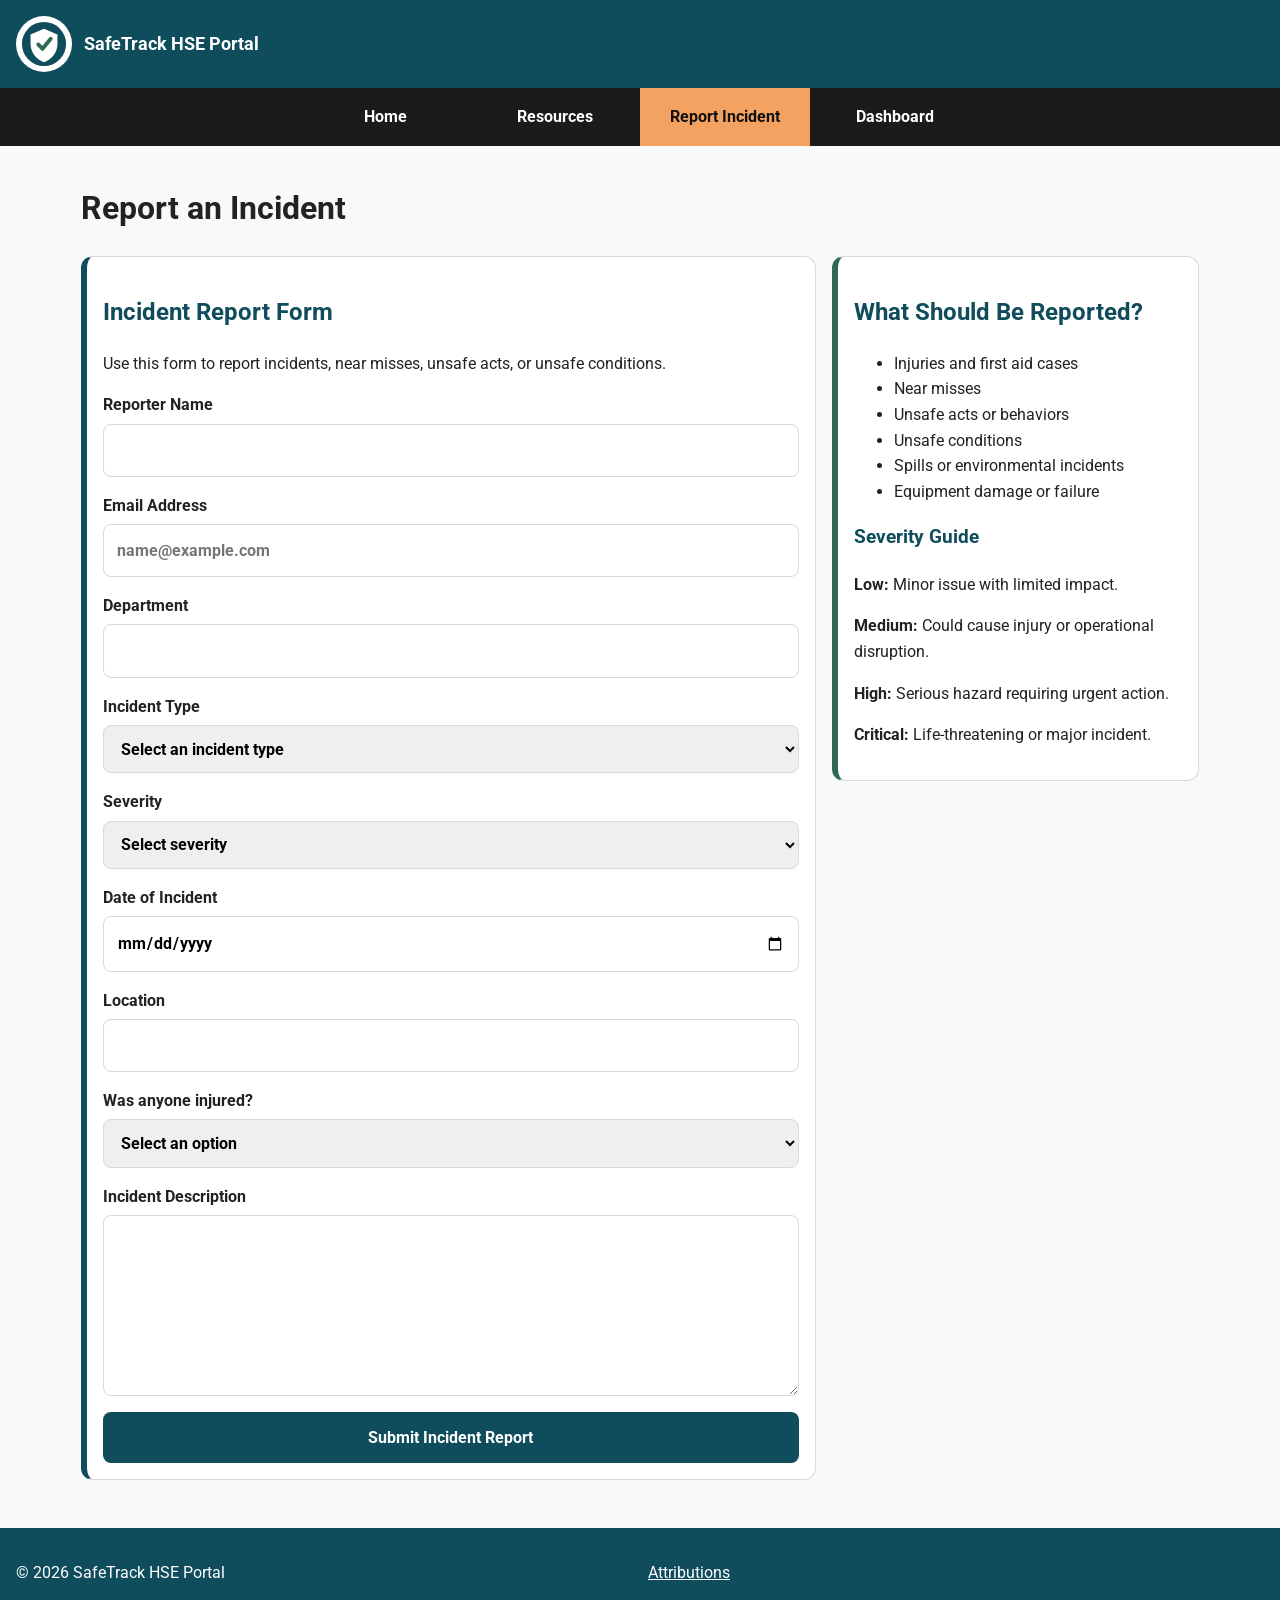
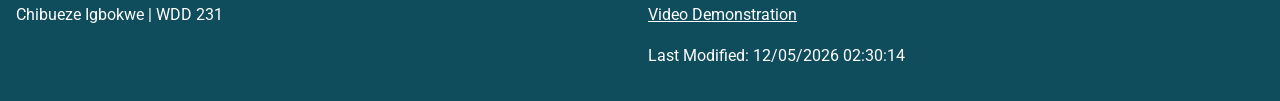
<file: final/report.html>
<!DOCTYPE html>
<html lang="en">
<head>
  <meta charset="UTF-8">
  <meta name="viewport" content="width=device-width, initial-scale=1.0">

  <title>Report an Incident | SafeTrack HSE Portal</title>
  <meta name="description" content="Submit a workplace incident, unsafe act, unsafe condition, or near miss report through the SafeTrack HSE Portal.">
  <meta name="author" content="Chibueze Igbokwe">

  <meta property="og:title" content="Report an Incident | SafeTrack HSE Portal">
  <meta property="og:description" content="Use SafeTrack to report workplace incidents, hazards, unsafe acts, and near misses quickly and clearly.">
  <meta property="og:image" content="https://chibueze-igbokwe.github.io/wdd231/final/images/logo.svg">
  <meta property="og:url" content="https://chibueze-igbokwe.github.io/wdd231/final/report.html">

  <link rel="icon" href="images/logo.svg">

  <link rel="preconnect" href="https://fonts.googleapis.com">
  <link rel="preconnect" href="https://fonts.gstatic.com" crossorigin>
  <link href="https://fonts.googleapis.com/css2?family=Roboto:wght@400;500;700&display=swap" rel="stylesheet">

  <link rel="stylesheet" href="styles/normalize.css">
  <link rel="stylesheet" href="styles/small.css">
  <link rel="stylesheet" href="styles/larger.css">

  <script src="scripts/navigation.js" defer></script>
  <script src="scripts/dates.js" defer></script>
  <script src="scripts/report.js" defer></script>
</head>

<body>
  <header>
    <div class="brand">
      <img src="images/logo.svg" alt="SafeTrack HSE Portal logo" width="56" height="56">
      <span>SafeTrack HSE Portal</span>
    </div>

    <button id="menu" aria-label="Open navigation menu"></button>
  </header>

  <nav id="nav-menu">
    <a href="index.html">Home</a>
    <a href="resources.html">Resources</a>
    <a href="report.html" class="active">Report Incident</a>
    <a href="dashboard.html">Dashboard</a>
  </nav>

  <main>
    <h1>Report an Incident</h1>

    <div class="report-layout">
      <section class="report-form-card">
        <h2>Incident Report Form</h2>
        <p>Use this form to report incidents, near misses, unsafe acts, or unsafe conditions.</p>

        <form method="get" action="thankyou.html" id="incident-form">
          <label>
            Reporter Name
            <input type="text" id="reporter" name="reporter" title="Enter your full name" autocomplete="name" required>
          </label>

          <label>
            Email Address
            <input type="email" id="email" name="email" title="Enter your email address" autocomplete="email" placeholder="name@example.com" required>
          </label>

          <label>
            Department
            <input type="text" id="department" name="department" title="Enter your department" autocomplete="organization" required>
          </label>

          <label>
            Incident Type
            <select name="incidenttype" title="Select the type of incident" required>
              <option value="">Select an incident type</option>
              <option value="Near Miss">Near Miss</option>
              <option value="Unsafe Act">Unsafe Act</option>
              <option value="Unsafe Condition">Unsafe Condition</option>
              <option value="Injury">Injury</option>
              <option value="Environmental Incident">Environmental Incident</option>
              <option value="Property Damage">Property Damage</option>
            </select>
          </label>

          <label>
            Severity
            <select name="severity" title="Select the incident severity" required>
              <option value="">Select severity</option>
              <option value="Low">Low</option>
              <option value="Medium">Medium</option>
              <option value="High">High</option>
              <option value="Critical">Critical</option>
            </select>
          </label>

          <label>
            Date of Incident
            <input type="date" name="incidentdate" title="Select the date of incident" required>
          </label>

          <label>
            Location
            <input type="text" name="location" title="Enter the incident location" autocomplete="off" required>
          </label>

          <label>
            Was anyone injured?
            <select name="injury" title="Select whether anyone was injured" required>
              <option value="">Select an option</option>
              <option value="No">No</option>
              <option value="Yes">Yes</option>
            </select>
          </label>

          <label>
            Incident Description
            <textarea name="description" title="Describe what happened" rows="6" required></textarea>
          </label>

          <input type="hidden" id="submitted" name="submitted">

          <input type="submit" value="Submit Incident Report">
        </form>
      </section>

      <aside class="report-help-card">
        <h2>What Should Be Reported?</h2>
        <ul>
          <li>Injuries and first aid cases</li>
          <li>Near misses</li>
          <li>Unsafe acts or behaviors</li>
          <li>Unsafe conditions</li>
          <li>Spills or environmental incidents</li>
          <li>Equipment damage or failure</li>
        </ul>

        <h3>Severity Guide</h3>
        <p><strong>Low:</strong> Minor issue with limited impact.</p>
        <p><strong>Medium:</strong> Could cause injury or operational disruption.</p>
        <p><strong>High:</strong> Serious hazard requiring urgent action.</p>
        <p><strong>Critical:</strong> Life-threatening or major incident.</p>
      </aside>
    </div>
  </main>

  <footer>
    <div>
      <p>&copy; <span id="currentyear"></span> SafeTrack HSE Portal</p>
      <p>Chibueze Igbokwe | WDD 231</p>
    </div>

    <div>
      <p><a href="attributions.html">Attributions</a></p>
      <p><a href="#">Video Demonstration</a></p>
      <p id="lastModified"></p>
    </div>
  </footer>
</body>
</html>
</file>
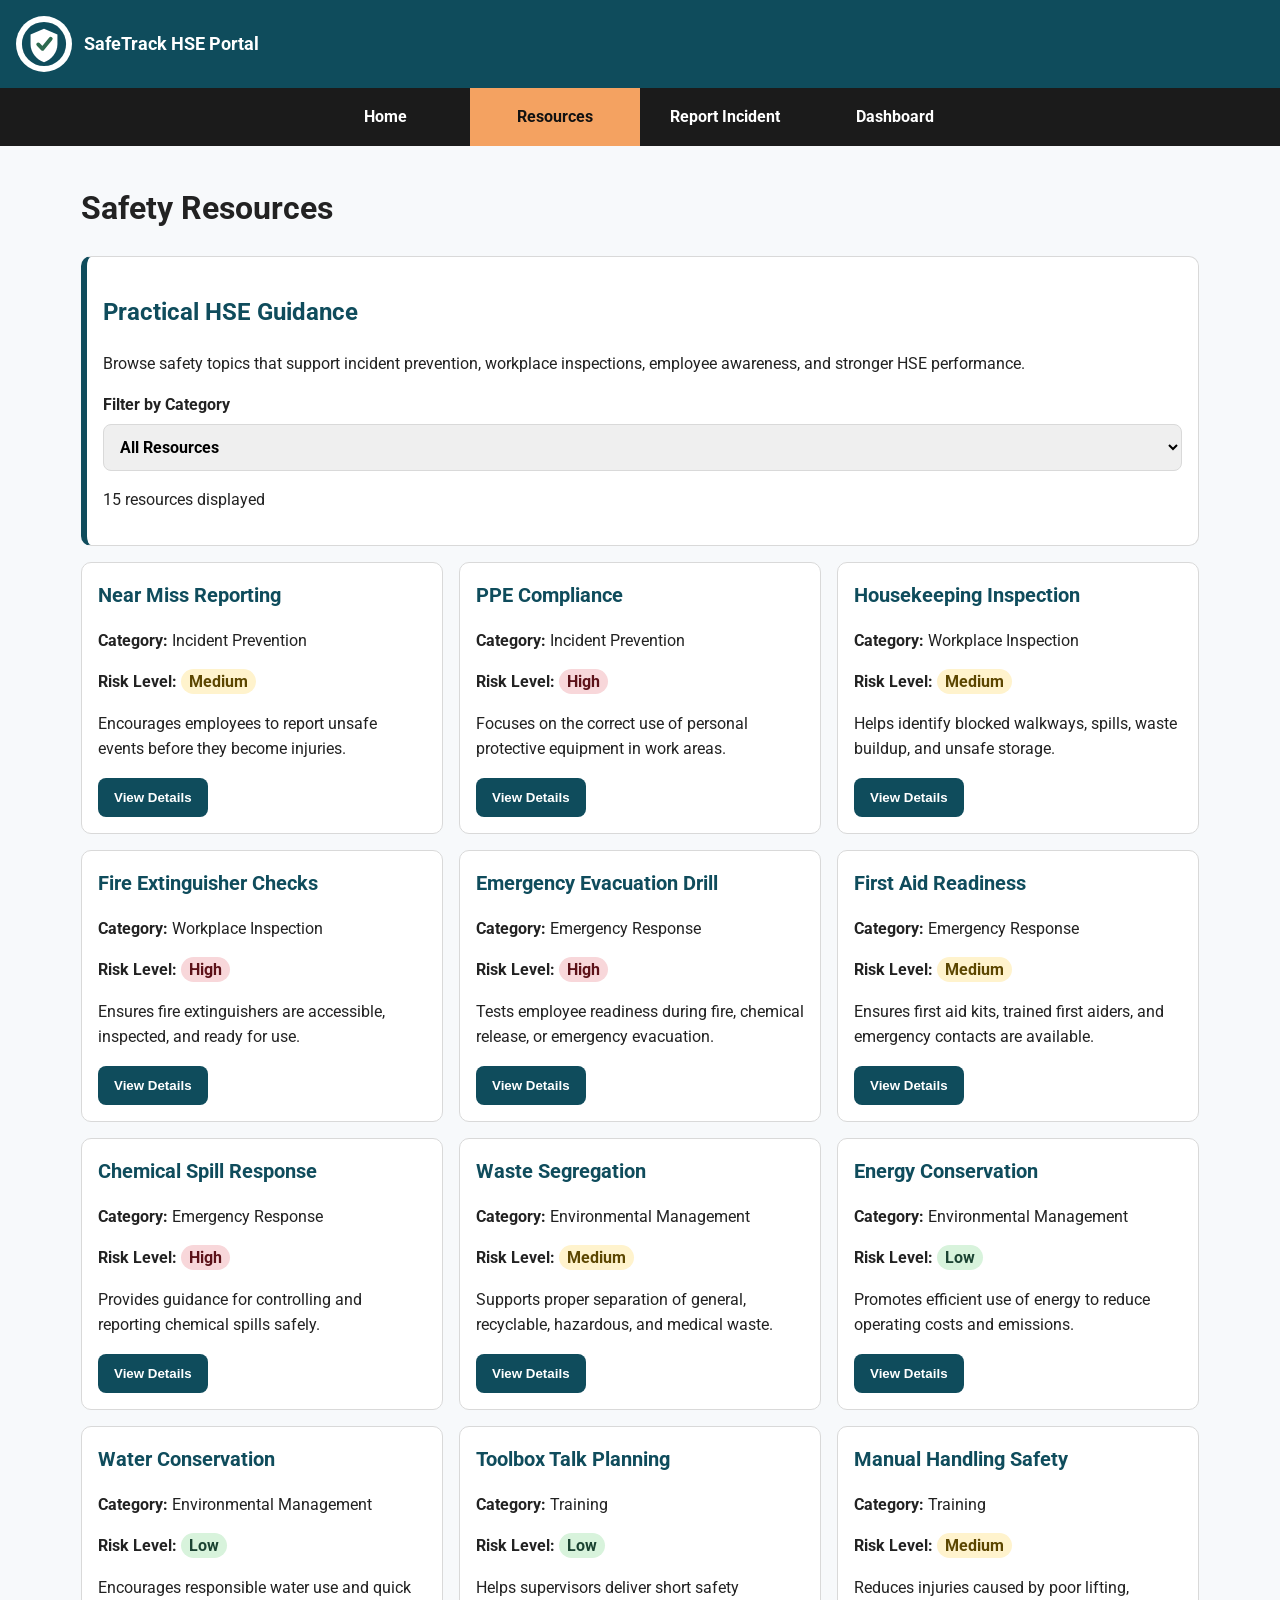
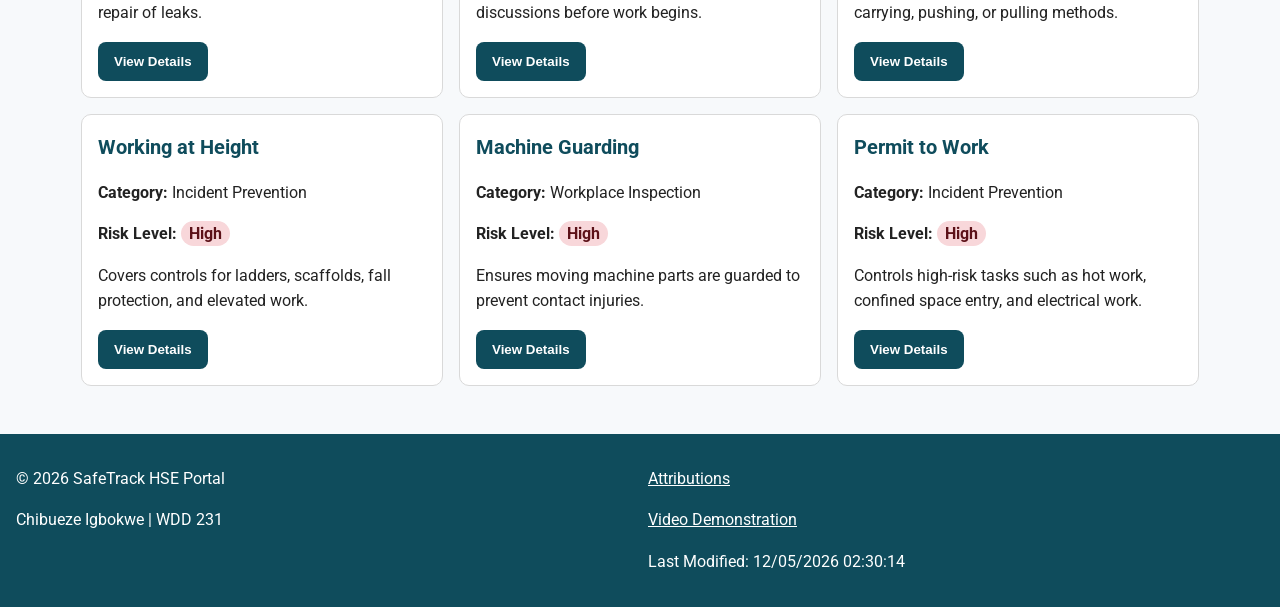
<file: final/resources.html>
<!DOCTYPE html>
<html lang="en">
<head>
  <meta charset="UTF-8">
  <meta name="viewport" content="width=device-width, initial-scale=1.0">

  <title>Safety Resources | SafeTrack HSE Portal</title>
  <meta name="description" content="Browse workplace safety resources, HSE topics, and practical guidance for improving safety performance.">
  <meta name="author" content="Chibueze Igbokwe">

  <meta property="og:title" content="SafeTrack Safety Resources">
  <meta property="og:description" content="Explore practical HSE resources for workplace safety, inspections, incident prevention, and compliance.">
  <meta property="og:image" content="https://chibueze-igbokwe.github.io/wdd231/final/images/logo.svg">
  <meta property="og:url" content="https://chibueze-igbokwe.github.io/wdd231/final/resources.html">

  <link rel="icon" href="images/logo.svg">

  <link rel="preconnect" href="https://fonts.googleapis.com">
  <link rel="preconnect" href="https://fonts.gstatic.com" crossorigin>
  <link href="https://fonts.googleapis.com/css2?family=Roboto:wght@400;500;700&display=swap" rel="stylesheet">

  <link rel="stylesheet" href="styles/normalize.css">
  <link rel="stylesheet" href="styles/small.css">
  <link rel="stylesheet" href="styles/larger.css">

  <script src="scripts/navigation.js" defer></script>
  <script src="scripts/dates.js" defer></script>
  <script type="module" src="scripts/resources.js"></script>
</head>

<body>
  <header>
    <div class="brand">
      <img src="images/logo.svg" alt="SafeTrack HSE Portal logo" width="56" height="56">
      <span>SafeTrack HSE Portal</span>
    </div>

    <button id="menu" aria-label="Open navigation menu"></button>
  </header>

  <nav id="nav-menu">
    <a href="index.html">Home</a>
    <a href="resources.html" class="active">Resources</a>
    <a href="report.html">Report Incident</a>
    <a href="dashboard.html">Dashboard</a>
  </nav>

  <main>
    <h1>Safety Resources</h1>

    <section class="resource-intro">
      <h2>Practical HSE Guidance</h2>
      <p>
        Browse safety topics that support incident prevention, workplace inspections,
        employee awareness, and stronger HSE performance.
      </p>

      <label>
        Filter by Category
        <select id="category-filter">
          <option value="all">All Resources</option>
          <option value="Incident Prevention">Incident Prevention</option>
          <option value="Workplace Inspection">Workplace Inspection</option>
          <option value="Emergency Response">Emergency Response</option>
          <option value="Environmental Management">Environmental Management</option>
          <option value="Training">Training</option>
        </select>
      </label>

      <p id="resource-count"></p>
    </section>

    <section id="resources-container" class="resources-grid" aria-label="HSE resource list"></section>

    <dialog id="resource-modal">
      <div id="modal-content"></div>
      <button id="close-modal" type="button">Close</button>
    </dialog>
  </main>

  <footer>
    <div>
      <p>&copy; <span id="currentyear"></span> SafeTrack HSE Portal</p>
      <p>Chibueze Igbokwe | WDD 231</p>
    </div>

    <div>
      <p><a href="attributions.html">Attributions</a></p>
      <p><a href="#">Video Demonstration</a></p>
      <p id="lastModified"></p>
    </div>
  </footer>
</body>
</html>
</file>
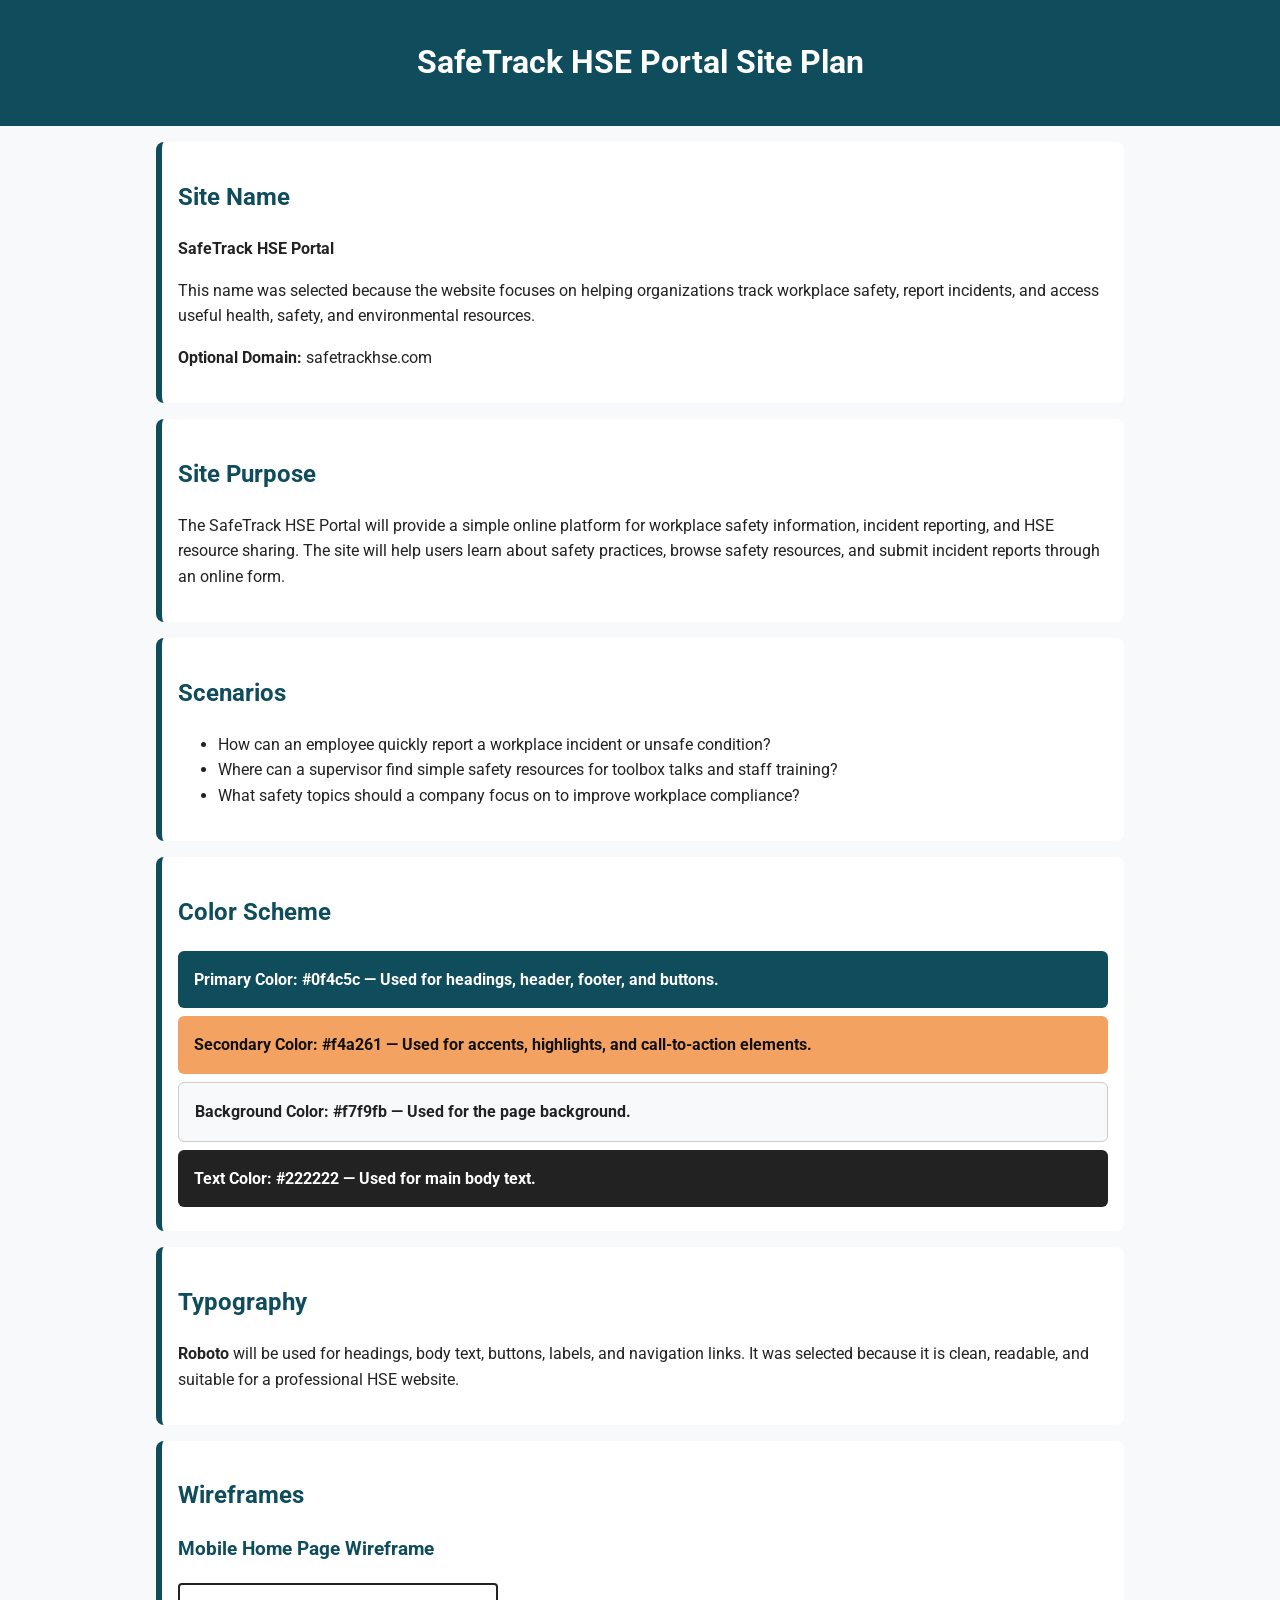
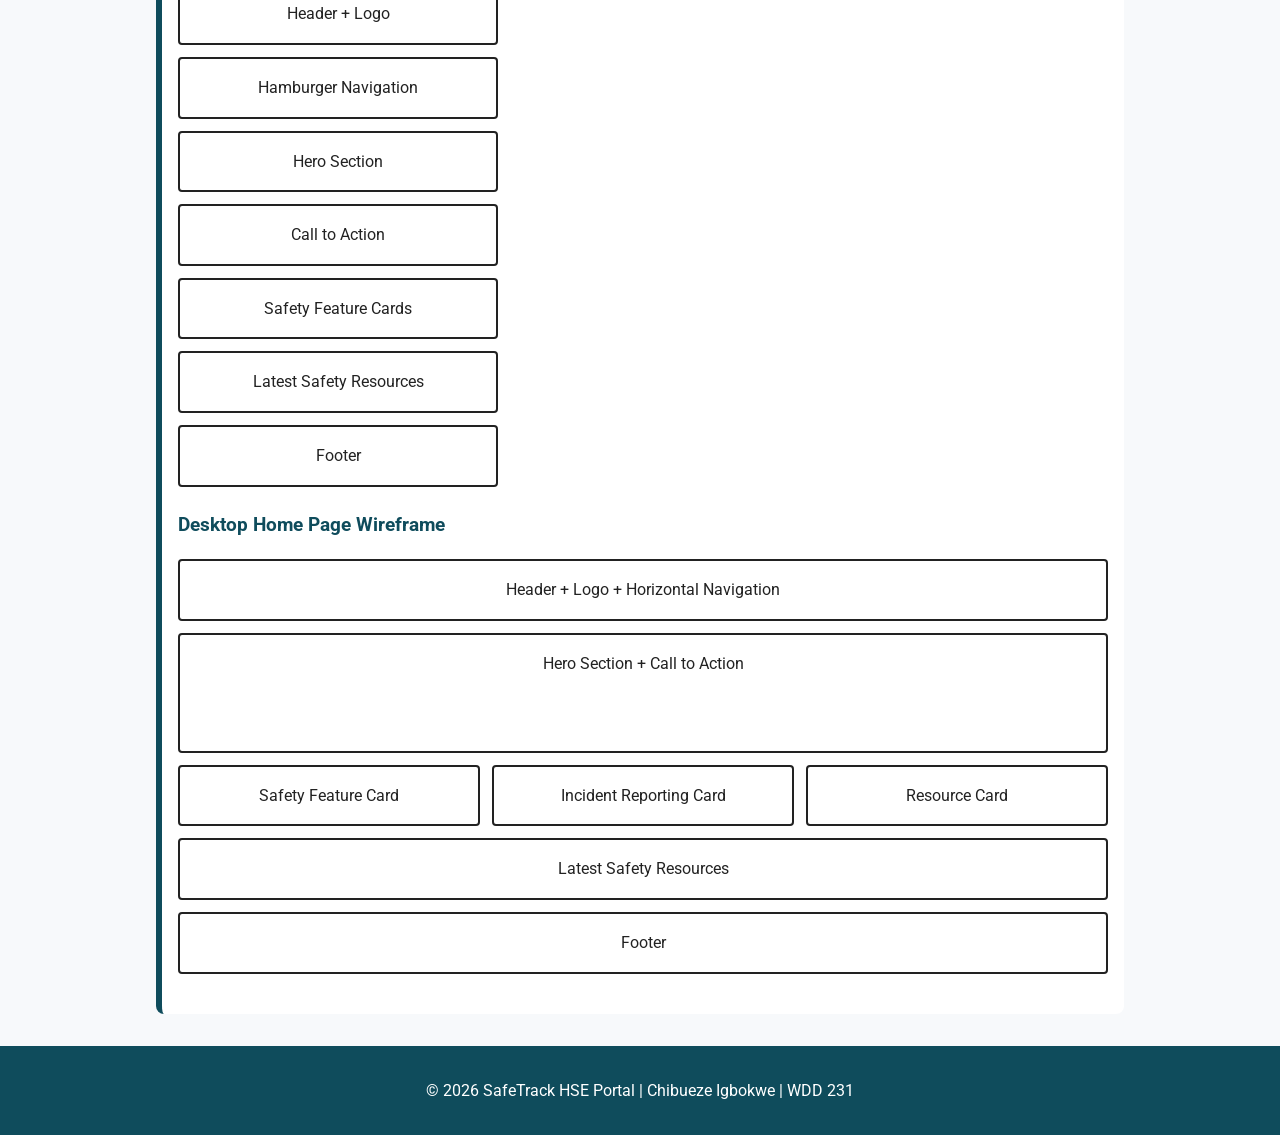
<file: final/siteplan.html>
<!DOCTYPE html>
<html lang="en">
<head>
  <meta charset="UTF-8">
  <meta name="viewport" content="width=device-width, initial-scale=1.0">
  <title>SafeTrack HSE Portal Site Plan</title>
  <meta name="description" content="Site plan for the SafeTrack HSE Portal final project.">
  <meta name="author" content="Chibueze Igbokwe">

  <link rel="preconnect" href="https://fonts.googleapis.com">
  <link rel="preconnect" href="https://fonts.gstatic.com" crossorigin>
  <link href="https://fonts.googleapis.com/css2?family=Roboto:wght@400;700&display=swap" rel="stylesheet">

  <link rel="stylesheet" href="styles/siteplan.css">
</head>

<body>
  <header>
    <h1>SafeTrack HSE Portal Site Plan</h1>
  </header>

  <main>
    <section>
      <h2>Site Name</h2>
      <p><strong>SafeTrack HSE Portal</strong></p>
      <p>
        This name was selected because the website focuses on helping organizations track workplace safety,
        report incidents, and access useful health, safety, and environmental resources.
      </p>
      <p><strong>Optional Domain:</strong> safetrackhse.com</p>
    </section>

    <section>
      <h2>Site Purpose</h2>
      <p>
        The SafeTrack HSE Portal will provide a simple online platform for workplace safety information,
        incident reporting, and HSE resource sharing. The site will help users learn about safety practices,
        browse safety resources, and submit incident reports through an online form.
      </p>
    </section>

    <section>
      <h2>Scenarios</h2>
      <ul>
        <li>How can an employee quickly report a workplace incident or unsafe condition?</li>
        <li>Where can a supervisor find simple safety resources for toolbox talks and staff training?</li>
        <li>What safety topics should a company focus on to improve workplace compliance?</li>
      </ul>
    </section>

    <section>
      <h2>Color Scheme</h2>
      <div class="color-card primary">Primary Color: #0f4c5c — Used for headings, header, footer, and buttons.</div>
      <div class="color-card secondary">Secondary Color: #f4a261 — Used for accents, highlights, and call-to-action elements.</div>
      <div class="color-card background">Background Color: #f7f9fb — Used for the page background.</div>
      <div class="color-card text">Text Color: #222222 — Used for main body text.</div>
    </section>

    <section>
      <h2>Typography</h2>
      <p>
        <strong>Roboto</strong> will be used for headings, body text, buttons, labels, and navigation links.
        It was selected because it is clean, readable, and suitable for a professional HSE website.
      </p>
    </section>

    <section>
      <h2>Wireframes</h2>

      <h3>Mobile Home Page Wireframe</h3>
      <div class="wireframe mobile-wireframe">
        <div>Header + Logo</div>
        <div>Hamburger Navigation</div>
        <div>Hero Section</div>
        <div>Call to Action</div>
        <div>Safety Feature Cards</div>
        <div>Latest Safety Resources</div>
        <div>Footer</div>
      </div>

      <h3>Desktop Home Page Wireframe</h3>
      <div class="wireframe desktop-wireframe">
        <div class="wide">Header + Logo + Horizontal Navigation</div>
        <div class="wide hero-box">Hero Section + Call to Action</div>
        <div>Safety Feature Card</div>
        <div>Incident Reporting Card</div>
        <div>Resource Card</div>
        <div class="wide">Latest Safety Resources</div>
        <div class="wide">Footer</div>
      </div>
    </section>
  </main>

  <footer>
    <p>&copy; 2026 SafeTrack HSE Portal | Chibueze Igbokwe | WDD 231</p>
  </footer>
</body>
</html>
</file>
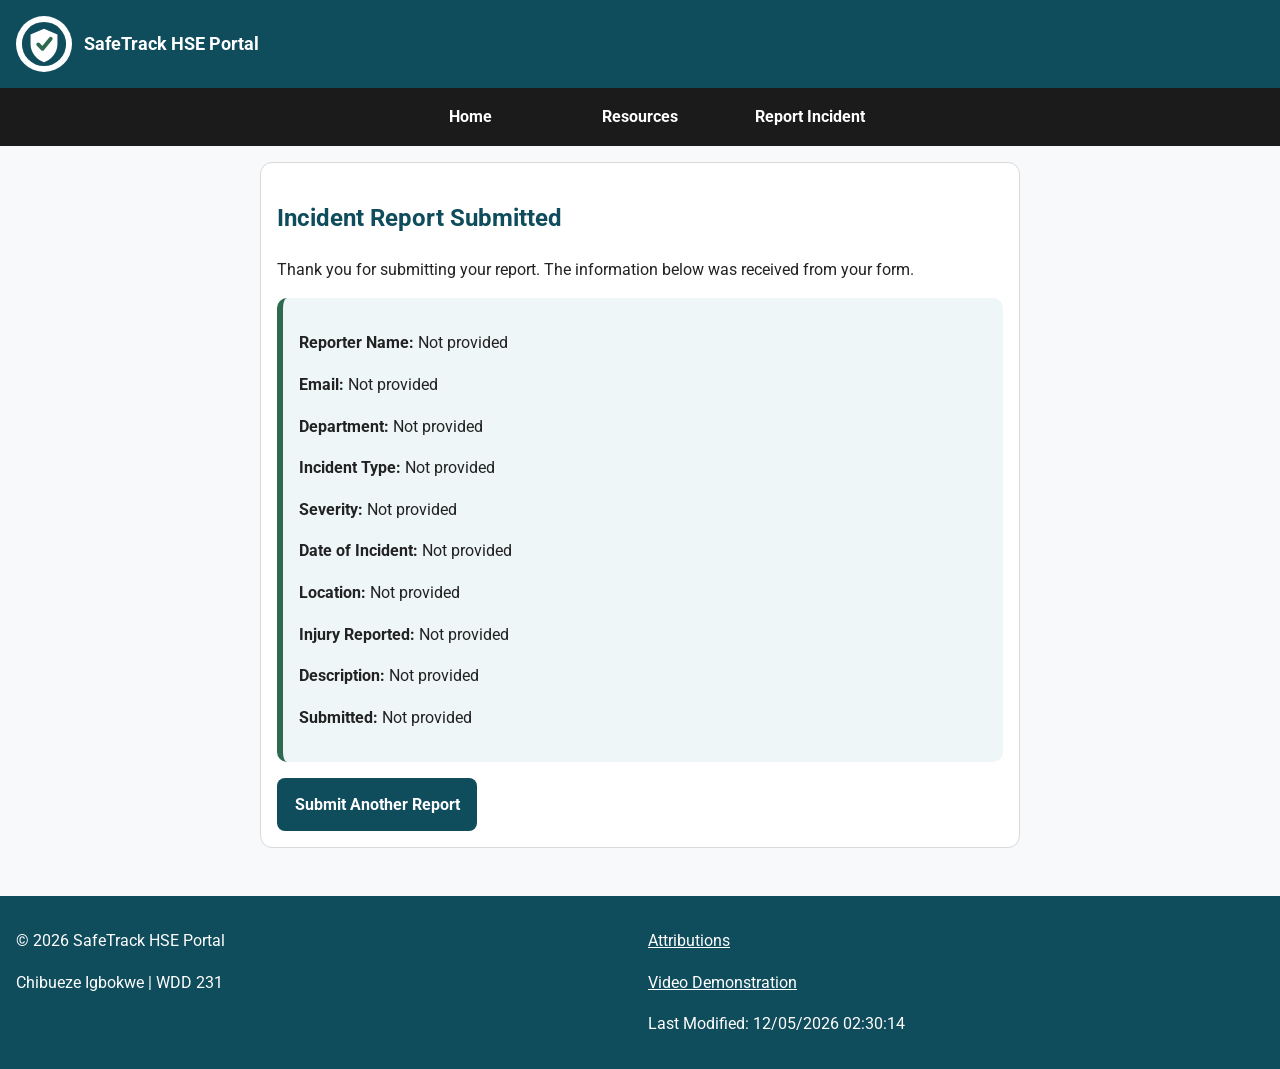
<file: final/thankyou.html>
<!DOCTYPE html>
<html lang="en">
<head>
  <meta charset="UTF-8">
  <meta name="viewport" content="width=device-width, initial-scale=1.0">

  <title>Report Submitted | SafeTrack HSE Portal</title>
  <meta name="description" content="Confirmation page for a SafeTrack workplace incident report submission.">
  <meta name="author" content="Chibueze Igbokwe">

  <meta property="og:title" content="Report Submitted | SafeTrack HSE Portal">
  <meta property="og:description" content="Your SafeTrack workplace incident report has been submitted successfully.">
  <meta property="og:image" content="https://chibueze-igbokwe.github.io/wdd231/final/images/logo.svg">
  <meta property="og:url" content="https://chibueze-igbokwe.github.io/wdd231/final/thankyou.html">

  <link rel="icon" href="images/logo.svg">

  <link rel="preconnect" href="https://fonts.googleapis.com">
  <link rel="preconnect" href="https://fonts.gstatic.com" crossorigin>
  <link href="https://fonts.googleapis.com/css2?family=Roboto:wght@400;500;700&display=swap" rel="stylesheet">

  <link rel="stylesheet" href="styles/normalize.css">
  <link rel="stylesheet" href="styles/small.css">
  <link rel="stylesheet" href="styles/larger.css">

  <script src="scripts/navigation.js" defer></script>
  <script src="scripts/dates.js" defer></script>
  <script src="scripts/thankyou.js" defer></script>
</head>

<body>
  <header>
    <div class="brand">
      <img src="images/logo.svg" alt="SafeTrack HSE Portal logo" width="56" height="56">
      <span>SafeTrack HSE Portal</span>
    </div>

    <button id="menu" aria-label="Open navigation menu"></button>
  </header>

  <nav id="nav-menu">
    <a href="index.html">Home</a>
    <a href="resources.html">Resources</a>
    <a href="report.html">Report Incident</a>
  </nav>

  <main>
    <section class="thankyou-panel">
      <h1>Incident Report Submitted</h1>
      <p>Thank you for submitting your report. The information below was received from your form.</p>

      <div id="report-summary"></div>

      <a href="report.html" class="cta">Submit Another Report</a>
    </section>
  </main>

  <footer>
    <div>
      <p>&copy; <span id="currentyear"></span> SafeTrack HSE Portal</p>
      <p>Chibueze Igbokwe | WDD 231</p>
    </div>

    <div>
      <p><a href="attributions.html">Attributions</a></p>
      <p><a href="#">Video Demonstration</a></p>
      <p id="lastModified"></p>
    </div>
  </footer>
</body>
</html>
</file>
<file: styles/small.css>
* {
  box-sizing: border-box;
}

body {
  margin: 0;
  font-family: "Roboto", Arial, sans-serif;
  background-color: #f7f9fb;
  color: #222;
}

header {
  background-color: #0f4c5c;
  color: white;
  padding: 1rem;
  display: flex;
  justify-content: space-between;
  align-items: center;
}

.site-branding {
  display: flex;
  align-items: center;
  gap: 1rem;
}

.site-branding span {
  font-size: 1.3rem;
  font-weight: 700;
}

#menu {
  display: block;
  background: none;
  border: none;
  color: white;
  font-size: 2rem;
  cursor: pointer;
}

#menu::before {
  content: "☰";
}

#menu.open::before {
  content: "✕";
}

nav {
  display: none;
  background-color: #1b1b1b;
}

nav.open {
  display: flex;
  flex-direction: column;
}

nav a {
  color: white;
  text-decoration: none;
  padding: 1rem;
  text-align: center;
}

nav a:hover,
nav a.active {
  background-color: #f4a261;
  color: #111;
}

main {
  max-width: 1100px;
  margin: 0 auto;
  padding: 1rem;
}

h1 {
  color: #0f4c5c;
}

.card {
  background-color: white;
  margin-bottom: 1rem;
  border-radius: 8px;
  border: 1px solid #ddd;
  overflow: hidden;
}

.card h2 {
  background-color: #0f4c5c;
  color: white;
  margin: 0;
  padding: 0.75rem;
  text-align: center;
}

.card p {
  padding: 1rem;
  line-height: 1.6;
}

.profile-photo {
    display: block;
    width: 100%;
    max-width: 260px;
    height: auto;
    margin: 1rem auto;
    border-radius: 10px;
}

.filter-buttons {
  display: flex;
  flex-direction: column;
  gap: 0.5rem;
  margin: 1rem;
}

.filter-buttons button {
  padding: 0.75rem;
  border: none;
  background-color: #0f4c5c;
  color: white;
  font-weight: 700;
  border-radius: 6px;
  cursor: pointer;
}

.filter-buttons button:hover {
  background-color: #f4a261;
  color: #111;
}

#course-list {
  display: grid;
  gap: 0.75rem;
  padding: 1rem;
}

.course-card {
  padding: 1rem;
  border-radius: 6px;
  background-color: #e8eef2;
  border-left: 6px solid #0f4c5c;
  text-align: center;
  font-weight: 700;
}

.course-card.completed {
  background-color: #d8f3dc;
  border-left-color: #2d6a4f;
}

.credits {
  font-weight: 700;
  text-align: center;
}

footer {
  background-color: #0f4c5c;
  color: white;
  text-align: center;
  padding: 1rem;
}

footer a {
  color: white;
  margin: 0 0.5rem;
}

footer a:hover {
  color: #f4a261;
}
</file>
<file: styles/larger.css>
@media screen and (min-width: 700px) {
  #menu {
    display: none;
  }

  nav {
    display: flex;
    justify-content: center;
  }

  nav a {
    flex: 1;
    max-width: 180px;
  }

  .main-grid {
    display: grid;
    grid-template-columns: 2fr 1fr;
    gap: 1rem;
  }

  .filter-buttons {
    flex-direction: row;
    justify-content: center;
  }

  .filter-buttons button {
    min-width: 150px;
  }

  #course-list {
    grid-template-columns: repeat(3, 1fr);
  }
}
</file>
<file: chamber/styles/small.css>
* {
  box-sizing: border-box;
}

body {
  font-family: "Roboto", Arial, sans-serif;
  background-color: #f7f9fb;
  color: #222;
}

header {
  background-color: #0f4c5c;
  color: white;
  padding: 1rem;
  display: flex;
  justify-content: space-between;
  align-items: center;
}

.brand {
  display: flex;
  align-items: center;
  gap: 0.75rem;
}

.logo {
  background-color: white;
  color: #0f4c5c;
  width: 48px;
  height: 48px;
  border-radius: 50%;
  display: grid;
  place-items: center;
  font-weight: 700;
}

.brand span {
  font-size: 1.1rem;
  font-weight: 700;
}

#menu {
  background: none;
  border: none;
  color: white;
  font-size: 2rem;
  cursor: pointer;
}

#menu::before {
  content: "☰";
}

#menu.open::before {
  content: "✕";
}

nav {
  display: none;
  background-color: #1b1b1b;
}

nav.open {
  display: flex;
  flex-direction: column;
}

nav a {
  color: white;
  text-decoration: none;
  padding: 1rem;
  text-align: center;
}

nav a:hover,
nav a.active {
  background-color: #f4a261;
  color: #111;
}

main {
  max-width: 1150px;
  margin: 0 auto;
  padding: 1rem;
}

h1 {
  color: #0f4c5c;
}

.intro {
  background-color: white;
  padding: 1rem;
  border-radius: 8px;
  border: 1px solid #ddd;
  margin-bottom: 1rem;
}

.view-buttons {
  display: flex;
  gap: 0.75rem;
  flex-wrap: wrap;
}

.view-buttons button {
  background-color: #0f4c5c;
  color: white;
  border: none;
  padding: 0.75rem 1rem;
  border-radius: 6px;
  font-weight: 700;
  cursor: pointer;
}

.view-buttons button:hover {
  background-color: #f4a261;
  color: #111;
}

#members.grid {
  display: grid;
  gap: 1rem;
}

.member-card {
  background-color: white;
  border: 1px solid #ddd;
  border-radius: 8px;
  overflow: hidden;
  padding-bottom: 1rem;
}

.member-card img {
  width: 100%;
  height: 160px;
  object-fit: cover;
  background-color: #e8eef2;
}

.member-card div {
  padding: 1rem;
}

.member-card h2 {
  color: #0f4c5c;
  font-size: 1.2rem;
  margin-top: 0;
}

.member-card a {
  color: #0f4c5c;
  font-weight: 700;
}

#members.list {
  display: flex;
  flex-direction: column;
  gap: 0.75rem;
}

#members.list .member-card {
  padding: 1rem;
}

#members.list .member-card img {
  display: none;
}

footer {
  background-color: #0f4c5c;
  color: white;
  padding: 1rem;
  text-align: center;
}

footer h2 {
  font-size: 1.1rem;
}

footer p {
  margin: 0.35rem;
}

.brand img {
  background-color: white;
  border-radius: 50%;
  padding: 0.25rem;
}

.hero {
  position: relative;
  margin-bottom: 1rem;
}

.hero img {
  width: 100%;
  height: auto;
  display: block;
  border-radius: 8px;
}

.cta {
  position: absolute;
  right: 1rem;
  bottom: 1rem;
  background-color: #f4a261;
  color: #111;
  padding: 0.9rem 1.2rem;
  text-decoration: none;
  font-weight: 700;
  border-radius: 6px;
  border: 2px solid #111;
}

.cta:hover {
  background-color: white;
}

.home-card {
  background-color: white;
  border: 1px solid #ddd;
  padding: 1rem;
  border-radius: 8px;
  margin-bottom: 1rem;
}

.home-card h2 {
  color: #0f4c5c;
  margin-top: 0;
}

.home-card h3 {
  color: #222;
}

#forecast p {
  background-color: #e8eef2;
  padding: 0.75rem;
  border-radius: 6px;
}

.spotlight-grid {
  display: grid;
  gap: 1rem;
}

.spotlight-card {
  border: 1px solid #ddd;
  background-color: #f7f9fb;
  border-radius: 8px;
  padding: 1rem;
  text-align: center;
}

.spotlight-card img {
  max-width: 180px;
  height: auto;
  object-fit: contain;
}

.spotlight-card h3 {
  color: #0f4c5c;
}

.spotlight-card a {
  color: #0f4c5c;
  font-weight: 700;
}


.join-layout {
  display: grid;
  gap: 1rem;
}

.form-section,
.membership-section,
.thankyou-card {
  background-color: white;
  border: 1px solid #ddd;
  border-radius: 8px;
  padding: 1rem;
}

form {
  display: grid;
  gap: 1rem;
}

label {
  display: grid;
  gap: 0.35rem;
  font-weight: 700;
}

input,
select,
textarea {
  width: 100%;
  padding: 0.75rem;
  border: 1px solid #777;
  border-radius: 6px;
  font: inherit;
}

input[type="submit"] {
  background-color: #0f4c5c;
  color: white;
  border: none;
  font-weight: 700;
  cursor: pointer;
}

input[type="submit"]:hover {
  background-color: #f4a261;
  color: #111;
}

.membership-section {
  display: grid;
  gap: 1rem;
}

.membership-card {
  border: 1px solid #ccc;
  border-left: 6px solid #0f4c5c;
  border-radius: 8px;
  padding: 1rem;
  background-color: #f7f9fb;
  animation: card-entry 0.8s ease-out both;
}

.membership-card:nth-child(2) {
  animation-delay: 0.1s;
}

.membership-card:nth-child(3) {
  animation-delay: 0.2s;
}

.membership-card:nth-child(4) {
  animation-delay: 0.3s;
}

.membership-card:nth-child(5) {
  animation-delay: 0.4s;
}

.membership-card h3 {
  color: #0f4c5c;
  margin-top: 0;
}

.membership-card button,
.close-modal,
.return-link {
  display: inline-block;
  background-color: #0f4c5c;
  color: white;
  border: none;
  padding: 0.7rem 1rem;
  border-radius: 6px;
  text-decoration: none;
  font-weight: 700;
  cursor: pointer;
}

.membership-card button:hover,
.close-modal:hover,
.return-link:hover {
  background-color: #f4a261;
  color: #111;
}

dialog {
  max-width: 420px;
  border: 1px solid #ccc;
  border-radius: 8px;
  padding: 1.5rem;
}

dialog::backdrop {
  background-color: rgba(0, 0, 0, 0.6);
}

.thankyou-card {
  max-width: 700px;
  margin: 0 auto 1rem;
}

#submitted-info {
  background-color: #f7f9fb;
  border-left: 6px solid #0f4c5c;
  padding: 1rem;
  margin-bottom: 1rem;
}

@keyframes card-entry {
  from {
    opacity: 0;
    transform: translateY(1rem);
  }

  to {
    opacity: 1;
    transform: translateY(0);
  }
}

.visitor-message,
.discover-intro {
  background-color: white;
  border: 1px solid #ddd;
  border-left: 6px solid #0f4c5c;
  border-radius: 8px;
  padding: 1rem;
  margin-bottom: 1rem;
}

.discover-grid {
  display: grid;
  gap: 1rem;
  grid-template-areas:
    "card1"
    "card2"
    "card3"
    "card4"
    "card5"
    "card6"
    "card7"
    "card8";
}

.discover-card {
  background-color: white;
  border: 1px solid #ddd;
  border-radius: 8px;
  overflow: hidden;
  padding: 1rem;
}

.discover-card h2 {
  color: #0f4c5c;
  font-size: 1.2rem;
}

.discover-card figure {
  margin: 0;
}

.discover-card img {
  width: 100%;
  height: auto;
  display: block;
  border-radius: 6px;
}

.discover-card address {
  font-style: normal;
  font-weight: 700;
  margin: 0.75rem 0;
}

.discover-card button {
  background-color: #0f4c5c;
  color: white;
  border: none;
  padding: 0.7rem 1rem;
  border-radius: 6px;
  font-weight: 700;
  cursor: pointer;
}

.discover-card button:hover {
  background-color: #f4a261;
  color: #111;
}
</file>
<file: chamber/styles/larger.css>
@media screen and (min-width: 700px) {
  #menu {
    display: none;
  }

  nav {
    display: flex;
    justify-content: center;
  }

  nav a {
    min-width: 140px;
  }

  #members.grid {
    grid-template-columns: repeat(2, 1fr);
  }

  footer {
    display: grid;
    grid-template-columns: 1fr 1fr;
    text-align: left;
    gap: 1rem;
  }

  .home-grid {
  display: grid;
  grid-template-columns: 2fr 1fr;
  gap: 1rem;
}

.spotlight-grid {
  grid-template-columns: repeat(3, 1fr);
}

.hero img {
  max-height: 420px;
  object-fit: cover;
}


.join-layout {
  grid-template-columns: 2fr 1fr;
  align-items: start;
}

.membership-section {
  align-content: start;
}
}

@media screen and (min-width: 1000px) {
  #members.grid {
    grid-template-columns: repeat(3, 1fr);
  }
}

@media screen and (min-width: 641px) {
  .discover-grid {
    grid-template-columns: 1fr 1fr;
    grid-template-areas:
      "card1 card2"
      "card3 card4"
      "card5 card6"
      "card7 card8";
  }
}

@media screen and (min-width: 1025px) {
  .discover-grid {
    grid-template-columns: 1fr 1fr 1fr;
    grid-template-areas:
      "card1 card1 card2"
      "card3 card4 card2"
      "card5 card6 card7"
      "card8 card8 card7";
  }

  .discover-card img {
    transition: transform 0.35s ease, filter 0.35s ease;
  }

  .discover-card img:hover {
    transform: scale(1.04);
    filter: brightness(1.08);
  }
}
</file>
<file: final/styles/small.css>
* {
  box-sizing: border-box;
}

:root {
  --primary: #0f4c5c;
  --secondary: #2d6a4f;
  --accent: #f4a261;
  --background: #f7f9fb;
  --surface: #ffffff;
  --text: #222222;
  --border: #d9d9d9;
}

body {
  margin: 0;
  font-family: "Roboto", Arial, sans-serif;
  background-color: var(--background);
  color: var(--text);
  line-height: 1.6;
}

header {
  background-color: var(--primary);
  color: white;
  padding: 1rem;
  display: flex;
  justify-content: space-between;
  align-items: center;
}

.brand {
  display: flex;
  align-items: center;
  gap: 0.75rem;
}

.brand img {
  background-color: white;
  border-radius: 50%;
  padding: 0.25rem;
}

.brand span {
  font-size: 1.15rem;
  font-weight: 700;
}

#menu {
  background: none;
  border: none;
  color: white;
  font-size: 2rem;
  cursor: pointer;
}

#menu::before {
  content: "☰";
}

#menu.open::before {
  content: "✕";
}

nav {
  display: none;
  background-color: #1b1b1b;
}

nav.open {
  display: flex;
  flex-direction: column;
}

nav a {
  color: white;
  text-align: center;
  text-decoration: none;
  padding: 1rem;
  font-weight: 700;
}

nav a:hover,
nav a.active {
  background-color: var(--accent);
  color: #111111;
}

main {
  max-width: 1150px;
  margin: 0 auto;
  padding: 1rem;
}

.hero {
  background-color: var(--surface);
  border-radius: 12px;
  border: 1px solid var(--border);
  padding: 1.25rem;
  display: grid;
  gap: 1rem;
}

.hero h1 {
  color: var(--primary);
  font-size: 2rem;
  line-height: 1.2;
  margin-top: 0;
}

.hero p {
  font-size: 1.05rem;
}

.cta {
  display: inline-block;
  background-color: var(--primary);
  color: white;
  text-decoration: none;
  font-weight: 700;
  padding: 0.85rem 1.1rem;
  border-radius: 8px;
}

.cta:hover {
  background-color: var(--accent);
  color: #111111;
}

.hero-card,
.feature-card,
.info-grid article {
  background-color: #eef6f7;
  border-left: 6px solid var(--secondary);
  border-radius: 10px;
  padding: 1rem;
}

.hero-card h2,
.section-heading h2,
.feature-card h3,
.info-grid h2 {
  color: var(--primary);
}

.section-heading {
  text-align: center;
  margin: 2rem 0 1rem;
}

.features {
  display: grid;
  gap: 1rem;
}

.info-grid {
  display: grid;
  gap: 1rem;
  margin-top: 1rem;
}

footer {
  background-color: var(--primary);
  color: white;
  text-align: center;
  padding: 1rem;
  margin-top: 2rem;
}

footer a {
  color: white;
}

footer a:hover {
  color: var(--accent);
}

.resource-intro {
  background-color: var(--surface);
  border: 1px solid var(--border);
  border-left: 6px solid var(--primary);
  border-radius: 10px;
  padding: 1rem;
  margin-bottom: 1rem;
}

.resource-intro h2 {
  color: var(--primary);
}

.resource-intro label {
  display: grid;
  gap: 0.4rem;
  font-weight: 700;
}

.resource-intro select {
  padding: 0.75rem;
  border: 1px solid var(--border);
  border-radius: 8px;
  font: inherit;
}

.resources-grid {
  display: grid;
  gap: 1rem;
}

.resource-card {
  background-color: var(--surface);
  border: 1px solid var(--border);
  border-radius: 10px;
  padding: 1rem;
}

.resource-card h2 {
  color: var(--primary);
  font-size: 1.25rem;
  margin-top: 0;
}

.resource-card button,
#close-modal {
  background-color: var(--primary);
  color: white;
  border: none;
  border-radius: 8px;
  padding: 0.75rem 1rem;
  font-weight: 700;
  cursor: pointer;
}

.resource-card button:hover,
#close-modal:hover {
  background-color: var(--accent);
  color: #111111;
}

.risk {
  padding: 0.2rem 0.5rem;
  border-radius: 20px;
  font-weight: 700;
}

.low {
  background-color: #d8f3dc;
  color: #1b4332;
}

.medium {
  background-color: #fff3cd;
  color: #5c4600;
}

.high {
  background-color: #f8d7da;
  color: #5c1118;
}

dialog {
  max-width: 520px;
  border: 1px solid var(--border);
  border-radius: 12px;
  padding: 1.5rem;
}

dialog::backdrop {
  background-color: rgba(0, 0, 0, 0.65);
}

.report-layout {
  display: grid;
  gap: 1rem;
}

.report-form-card,
.report-help-card,
.thankyou-panel {
  background-color: var(--surface);
  border: 1px solid var(--border);
  border-radius: 12px;
  padding: 1rem;
}

.report-form-card {
  border-left: 6px solid var(--primary);
}

.report-help-card {
  border-left: 6px solid var(--secondary);
}

.report-form-card h2,
.report-help-card h2,
.report-help-card h3,
.thankyou-panel h1 {
  color: var(--primary);
}

form {
  display: grid;
  gap: 1rem;
}

label {
  display: grid;
  gap: 0.35rem;
  font-weight: 700;
}

input,
select,
textarea {
  width: 100%;
  padding: 0.8rem;
  border: 1px solid var(--border);
  border-radius: 8px;
  font: inherit;
}

input[type="submit"] {
  background-color: var(--primary);
  color: white;
  border: none;
  font-weight: 700;
  cursor: pointer;
}

input[type="submit"]:hover {
  background-color: var(--accent);
  color: #111111;
}

.thankyou-panel {
  max-width: 760px;
  margin: 0 auto;
}

#report-summary {
  background-color: #eef6f7;
  border-left: 6px solid var(--secondary);
  border-radius: 10px;
  padding: 1rem;
  margin-bottom: 1rem;
}

.dashboard-summary,
.incident-card,
.empty-dashboard {
  background-color: var(--surface);
  border: 1px solid var(--border);
  border-radius: 12px;
  padding: 1rem;
}

.dashboard-summary {
  border-left: 6px solid var(--primary);
  margin-bottom: 1rem;
}

.dashboard-summary h2,
.incident-card h2,
.empty-dashboard h2 {
  color: var(--primary);
}

#clear-reports,
.incident-card button,
#close-incident-modal {
  background-color: var(--primary);
  color: white;
  border: none;
  border-radius: 8px;
  padding: 0.75rem 1rem;
  font-weight: 700;
  cursor: pointer;
}

#clear-reports:hover,
.incident-card button:hover,
#close-incident-modal:hover {
  background-color: var(--accent);
  color: #111111;
}

.incident-grid {
  display: grid;
  gap: 1rem;
}

.incident-card {
  border-left: 6px solid var(--secondary);
}

.critical {
  background-color: #5c1118;
  color: white;
}
</file>
<file: final/styles/larger.css>
@media screen and (min-width: 700px) {
  #menu {
    display: none;
  }

  nav {
    display: flex;
    justify-content: center;
  }

  nav a {
    min-width: 170px;
  }

  .hero {
    grid-template-columns: 2fr 1fr;
    align-items: center;
    padding: 2rem;
  }

  .hero h1 {
    font-size: 2.75rem;
  }

  .features {
    grid-template-columns: repeat(3, 1fr);
  }

  .info-grid {
    grid-template-columns: 1fr 1fr;
  }

  footer {
    display: grid;
    grid-template-columns: 1fr 1fr;
    text-align: left;
    gap: 1rem;
  }

  .resources-grid {
   grid-template-columns: repeat(3, 1fr);
 }

 .report-layout {
  grid-template-columns: 2fr 1fr;
  align-items: start;
 }

 .incident-grid {
  grid-template-columns: repeat(3, 1fr);
 }
}
</file>
<file: final/styles/siteplan.css>
* {
  box-sizing: border-box;
}

body {
  margin: 0;
  font-family: "Roboto", Arial, sans-serif;
  background-color: #f7f9fb;
  color: #222222;
  line-height: 1.6;
}

header,
footer {
  background-color: #0f4c5c;
  color: white;
  text-align: center;
  padding: 1rem;
}

main {
  max-width: 1000px;
  margin: 0 auto;
  padding: 1rem;
}

section {
  background-color: white;
  margin-bottom: 1rem;
  padding: 1rem;
  border-radius: 8px;
  border-left: 6px solid #0f4c5c;
}

h1,
h2,
h3 {
  color: #0f4c5c;
}

header h1,
footer p {
  color: white;
}

.color-card {
  padding: 1rem;
  margin: 0.5rem 0;
  border-radius: 6px;
  font-weight: 700;
}

.primary {
  background-color: #0f4c5c;
  color: white;
}

.secondary {
  background-color: #f4a261;
  color: #111111;
}

.background {
  background-color: #f7f9fb;
  color: #222222;
  border: 1px solid #ccc;
}

.text {
  background-color: #222222;
  color: white;
}

.wireframe {
  display: grid;
  gap: 0.75rem;
  margin-bottom: 1.5rem;
}

.wireframe div {
  border: 2px solid #222222;
  background-color: white;
  color: #222222;
  padding: 1rem;
  text-align: center;
  border-radius: 4px;
}

.mobile-wireframe {
  max-width: 320px;
}

.desktop-wireframe {
  grid-template-columns: repeat(3, 1fr);
}

.desktop-wireframe .wide {
  grid-column: 1 / -1;
}

.hero-box {
  min-height: 120px;
}
</file>
